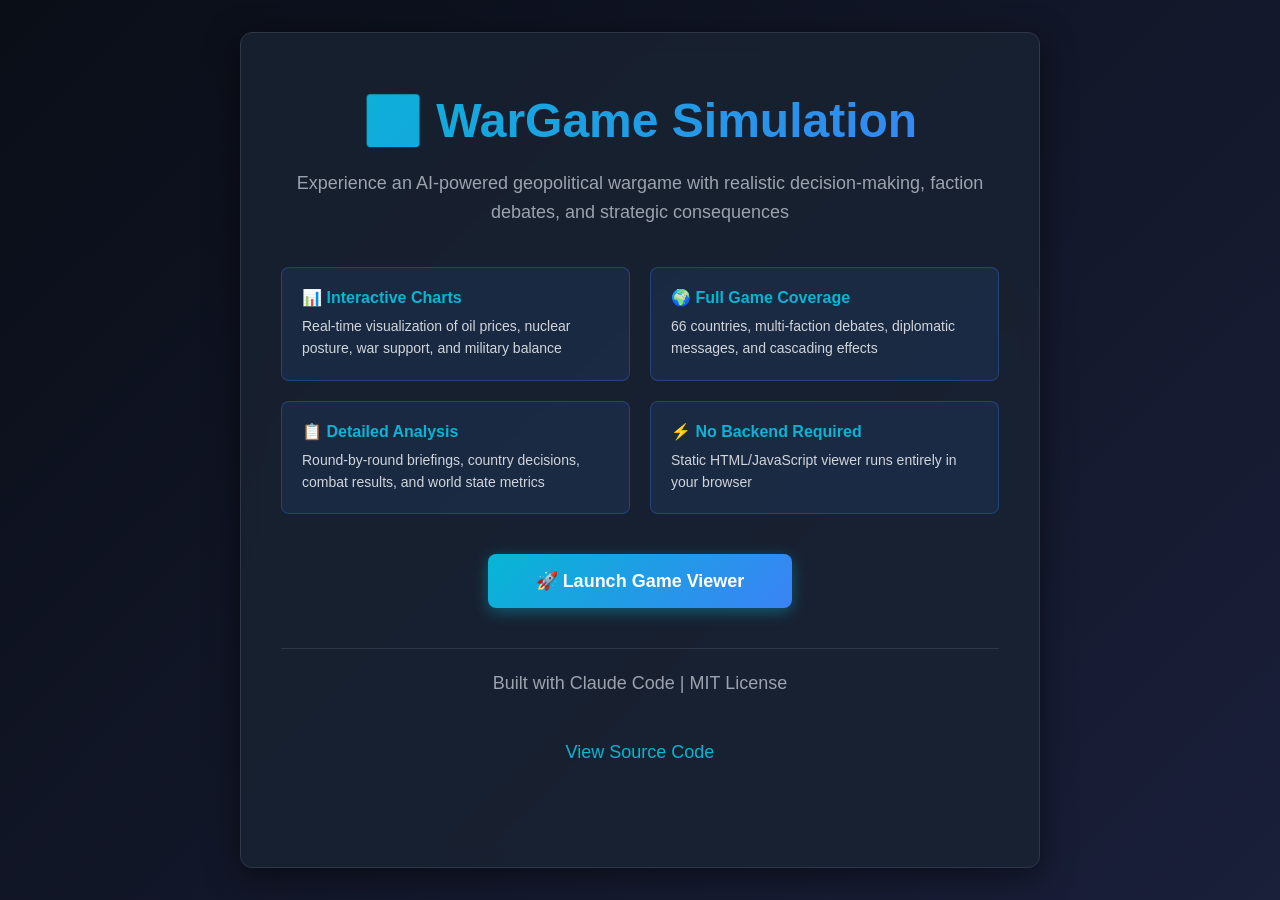
<file: viewer_static_demo/index.html>
<!DOCTYPE html>
<html lang="en">
<head>
  <meta charset="UTF-8">
  <meta name="viewport" content="width=device-width, initial-scale=1.0">
  <title>WarGame Simulation Viewer - Interactive Demo</title>
  <style>
    * { margin: 0; padding: 0; box-sizing: border-box; }
    body {
      font-family: -apple-system, BlinkMacSystemFont, 'Segoe UI', Roboto, sans-serif;
      background: linear-gradient(135deg, #0a0e17 0%, #1a1f3a 100%);
      color: #e5e7eb;
      min-height: 100vh;
      display: flex;
      align-items: center;
      justify-content: center;
      padding: 20px;
    }
    .container {
      max-width: 800px;
      background: rgba(26, 35, 50, 0.8);
      border: 1px solid #2d3748;
      border-radius: 12px;
      padding: 60px 40px;
      backdrop-filter: blur(10px);
      box-shadow: 0 8px 32px rgba(0, 0, 0, 0.5);
      text-align: center;
    }
    h1 {
      font-size: 48px;
      margin-bottom: 20px;
      background: linear-gradient(135deg, #06b6d4 0%, #3b82f6 100%);
      -webkit-background-clip: text;
      -webkit-text-fill-color: transparent;
      background-clip: text;
    }
    p {
      font-size: 18px;
      color: #9ca3af;
      margin-bottom: 40px;
      line-height: 1.6;
    }
    .features {
      display: grid;
      grid-template-columns: 1fr 1fr;
      gap: 20px;
      margin-bottom: 40px;
      text-align: left;
    }
    .feature {
      padding: 20px;
      background: rgba(59, 130, 246, 0.1);
      border: 1px solid rgba(59, 130, 246, 0.3);
      border-radius: 8px;
    }
    .feature strong {
      color: #06b6d4;
      display: block;
      margin-bottom: 8px;
    }
    .feature p {
      font-size: 14px;
      margin: 0;
      color: #d1d5db;
    }
    .cta-button {
      display: inline-block;
      padding: 16px 48px;
      background: linear-gradient(135deg, #06b6d4 0%, #3b82f6 100%);
      color: white;
      text-decoration: none;
      border-radius: 8px;
      font-size: 18px;
      font-weight: 600;
      transition: all 0.3s ease;
      border: none;
      cursor: pointer;
      box-shadow: 0 4px 15px rgba(6, 182, 212, 0.4);
    }
    .cta-button:hover {
      transform: translateY(-2px);
      box-shadow: 0 6px 20px rgba(6, 182, 212, 0.6);
    }
    .footer {
      margin-top: 40px;
      padding-top: 20px;
      border-top: 1px solid #2d3748;
      font-size: 14px;
      color: #6b7280;
    }
    @media (max-width: 600px) {
      .container { padding: 40px 20px; }
      h1 { font-size: 32px; }
      .features { grid-template-columns: 1fr; }
    }
  </style>
</head>
<body>
  <div class="container">
    <h1>⚛️ WarGame Simulation</h1>
    <p>Experience an AI-powered geopolitical wargame with realistic decision-making, faction debates, and strategic consequences</p>

    <div class="features">
      <div class="feature">
        <strong>📊 Interactive Charts</strong>
        <p>Real-time visualization of oil prices, nuclear posture, war support, and military balance</p>
      </div>
      <div class="feature">
        <strong>🌍 Full Game Coverage</strong>
        <p>66 countries, multi-faction debates, diplomatic messages, and cascading effects</p>
      </div>
      <div class="feature">
        <strong>📋 Detailed Analysis</strong>
        <p>Round-by-round briefings, country decisions, combat results, and world state metrics</p>
      </div>
      <div class="feature">
        <strong>⚡ No Backend Required</strong>
        <p>Static HTML/JavaScript viewer runs entirely in your browser</p>
      </div>
    </div>

    <a href="production.html" class="cta-button">🚀 Launch Game Viewer</a>

    <div class="footer">
      <p>Built with Claude Code | MIT License</p>
      <p><a href="https://github.com/RomanTsisyk/multi-agent-simulation-engine" style="color: #06b6d4; text-decoration: none;">View Source Code</a></p>
    </div>
  </div>
</body>
</html>
</file>
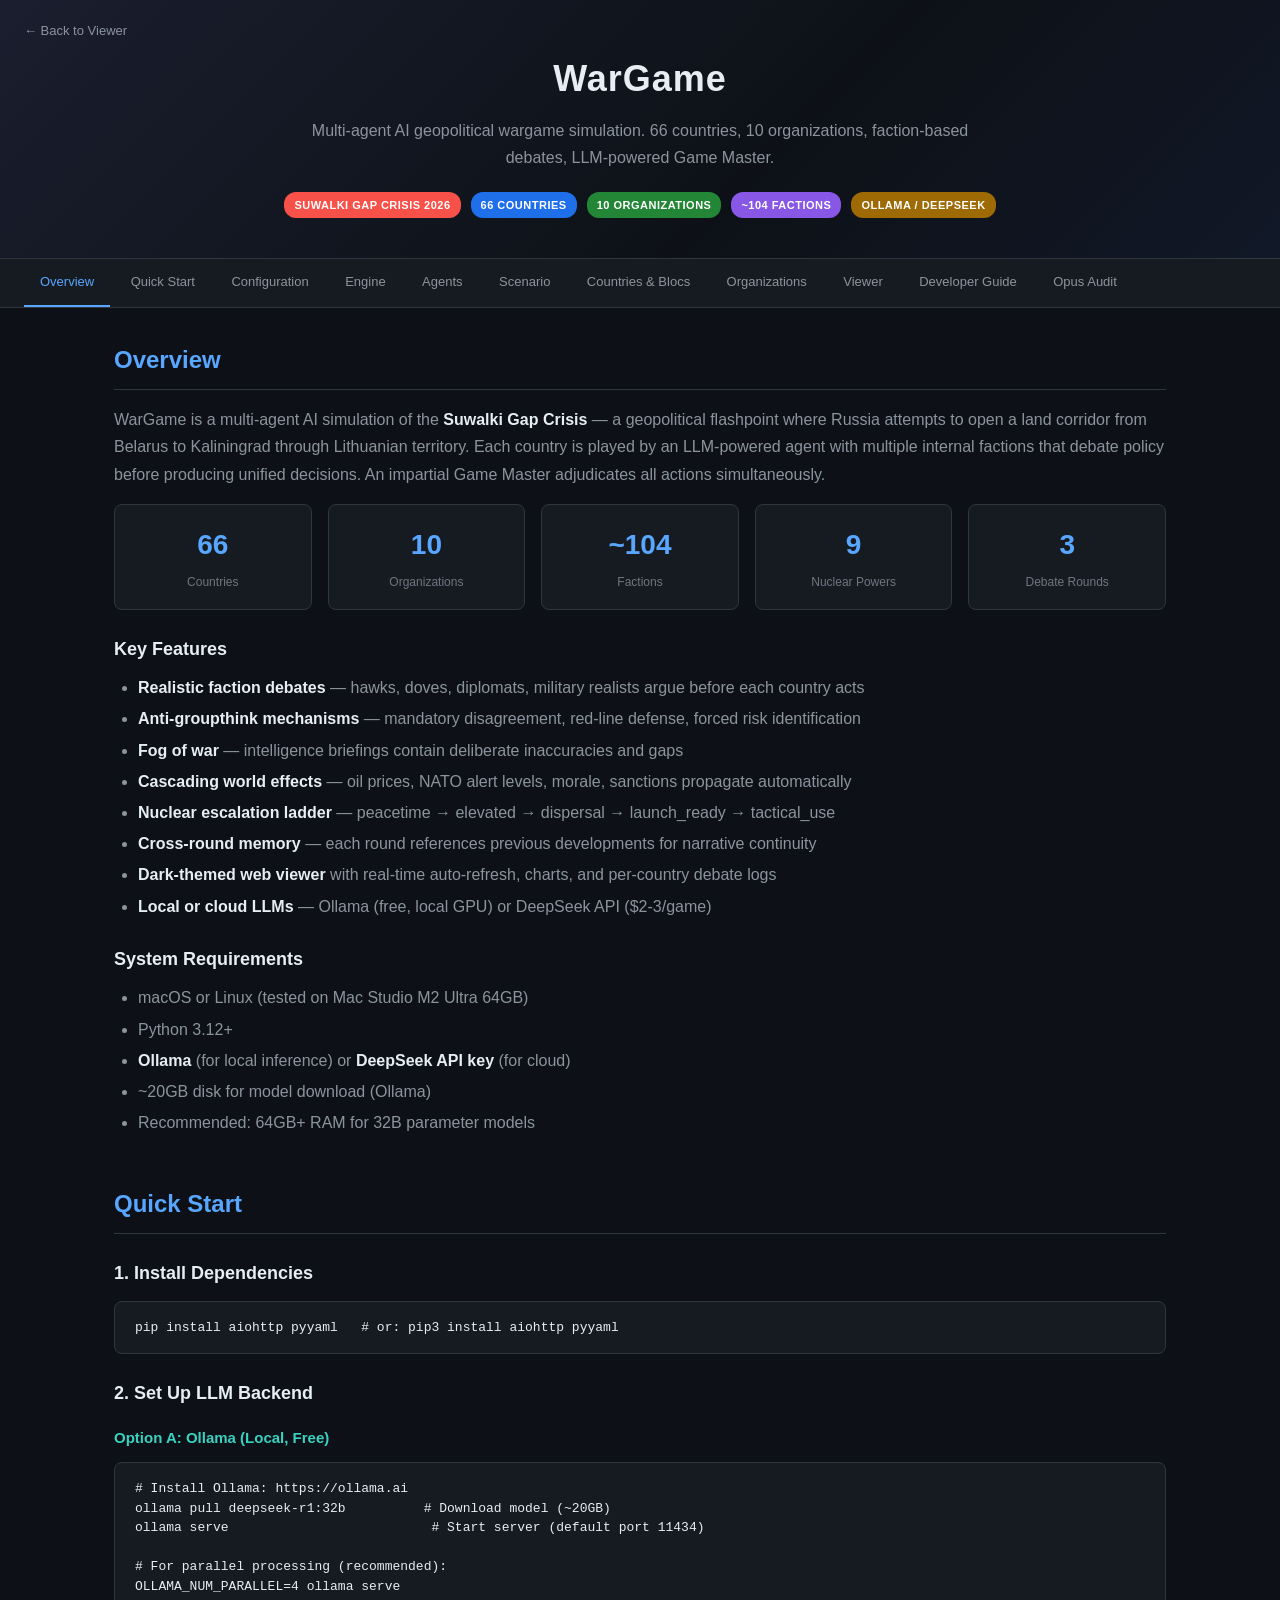
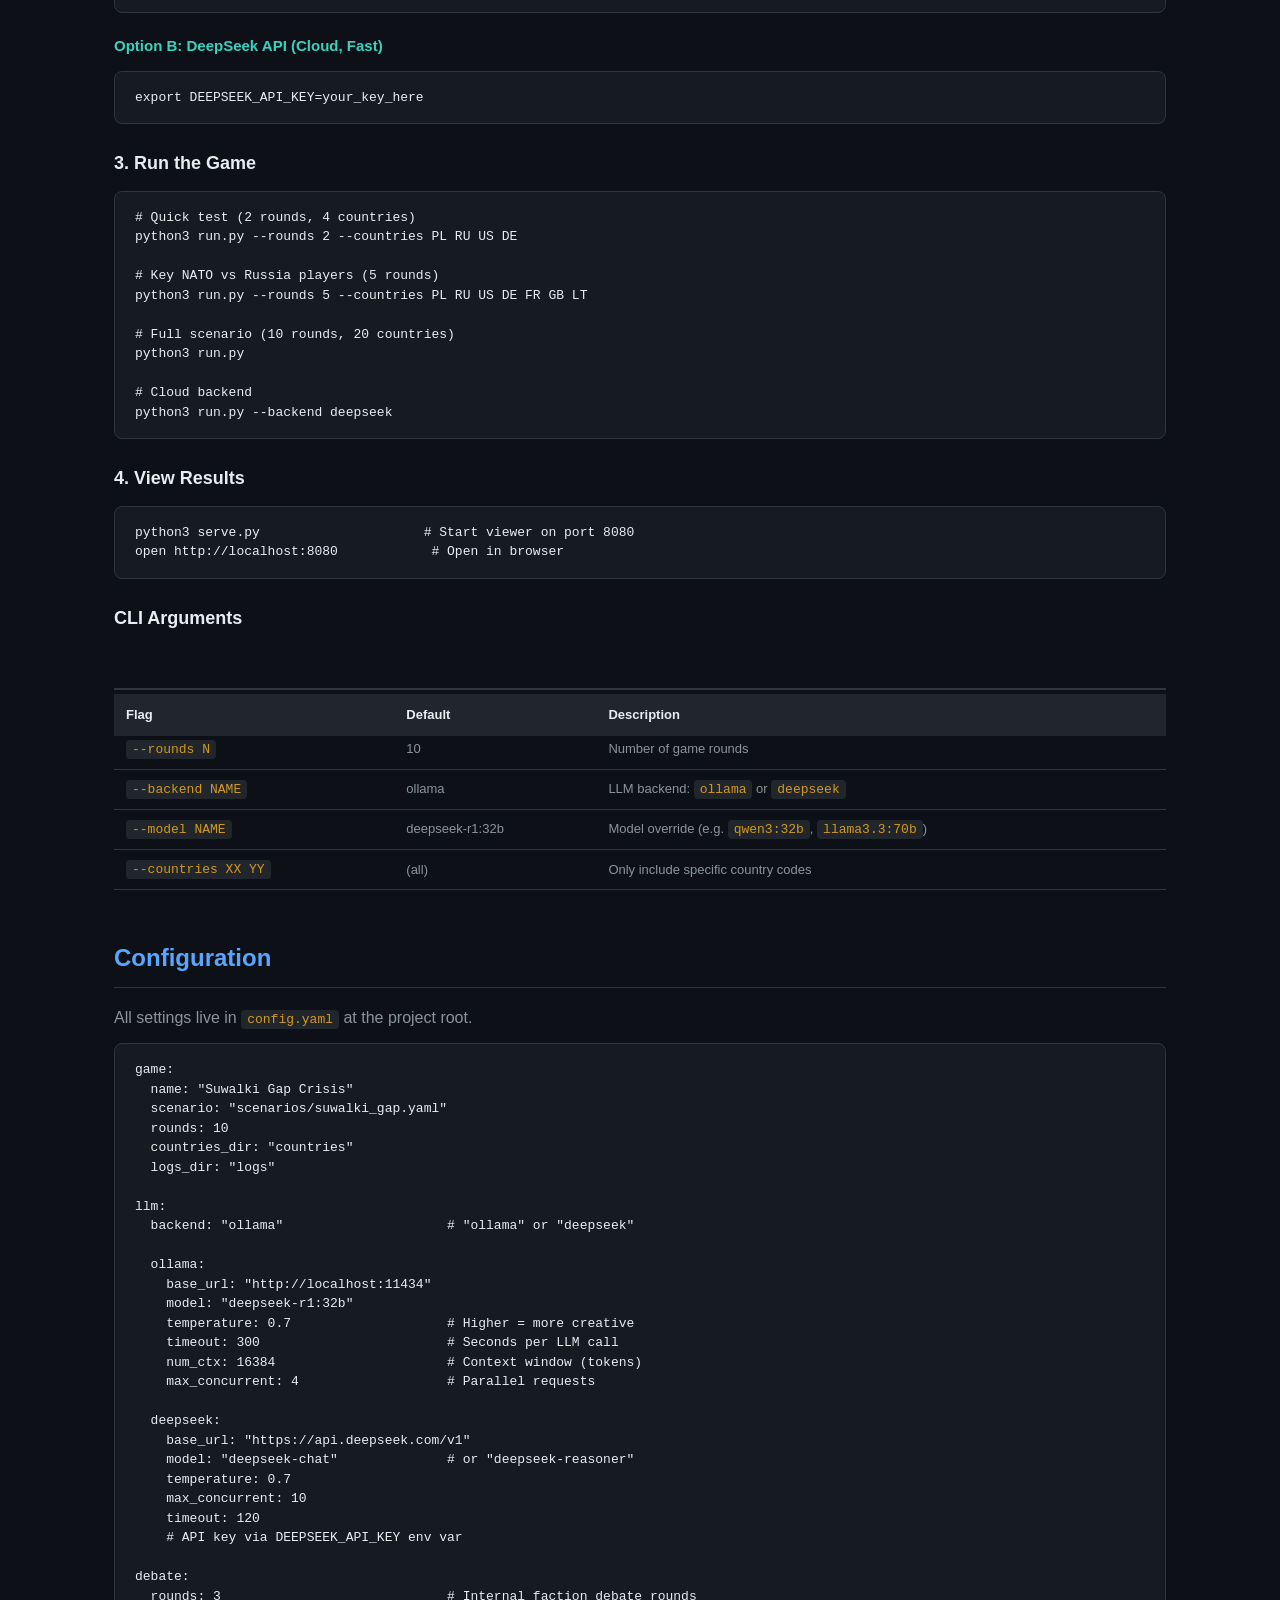
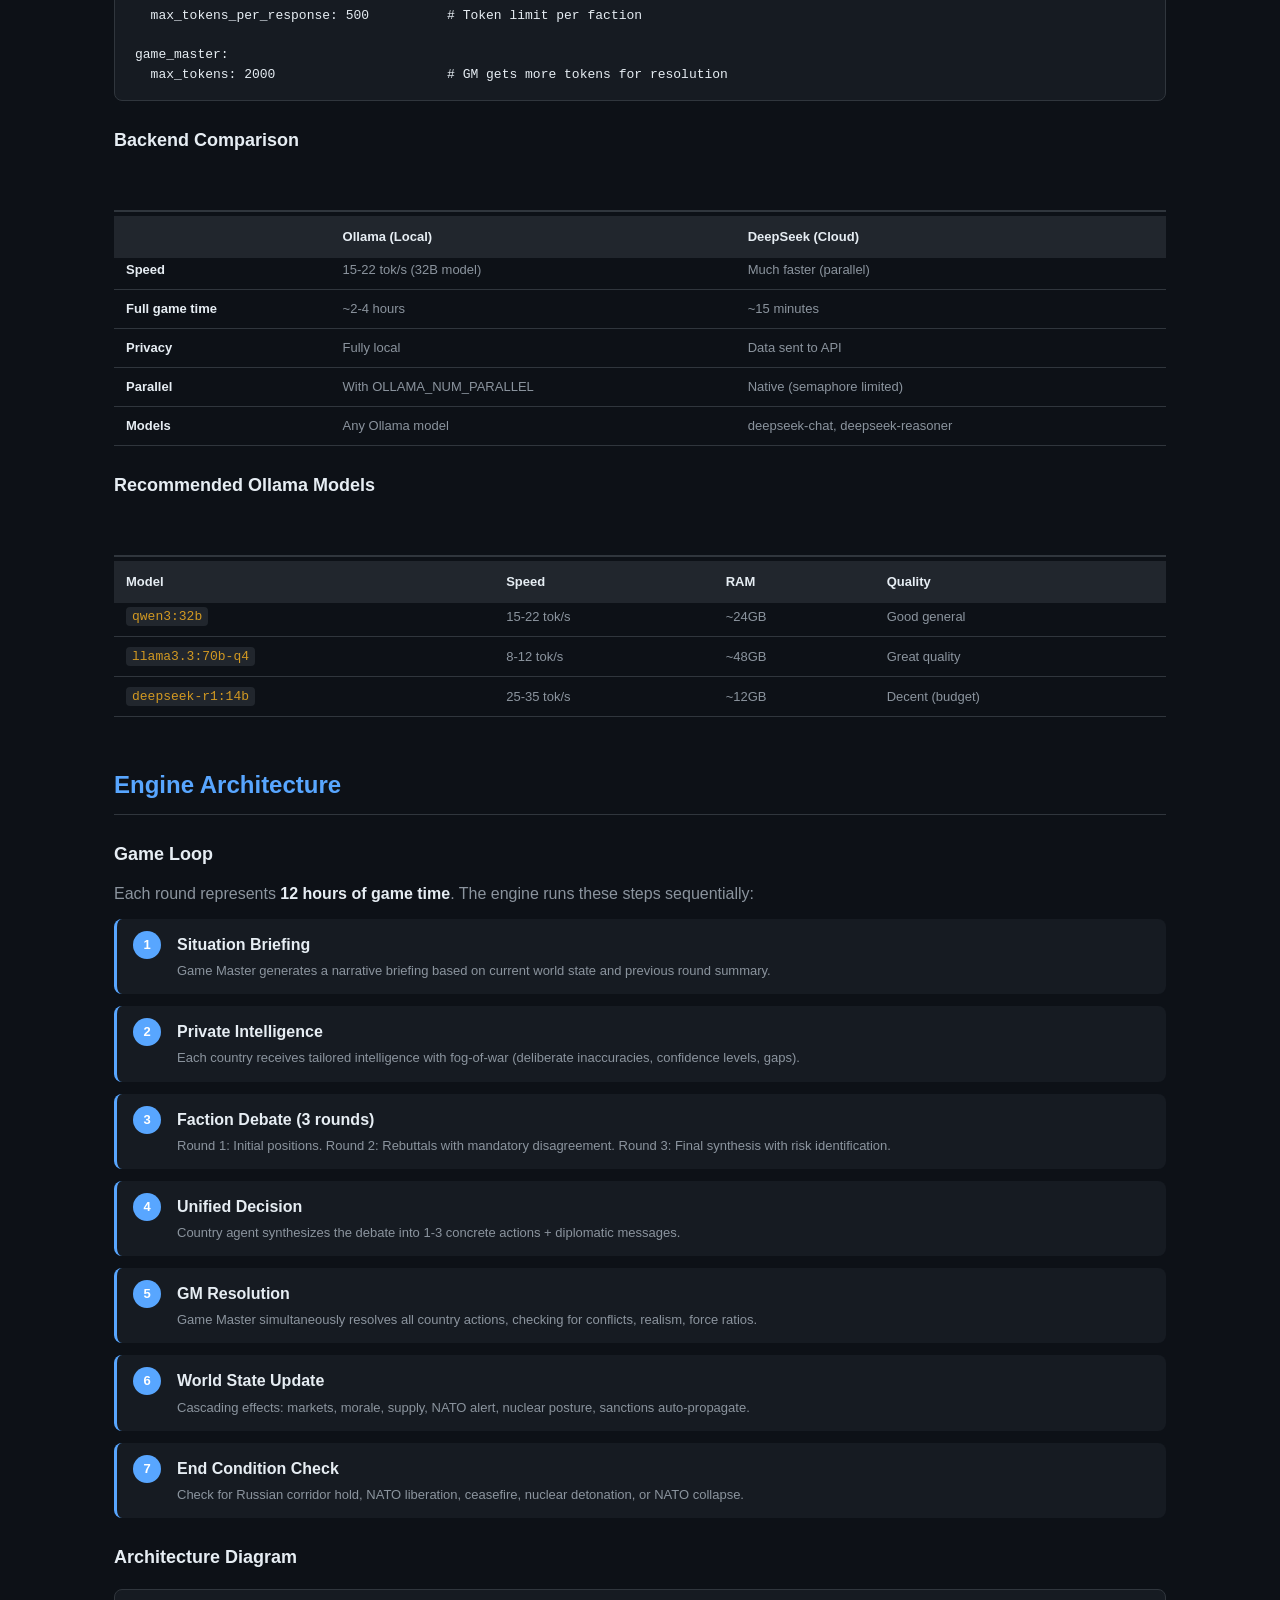
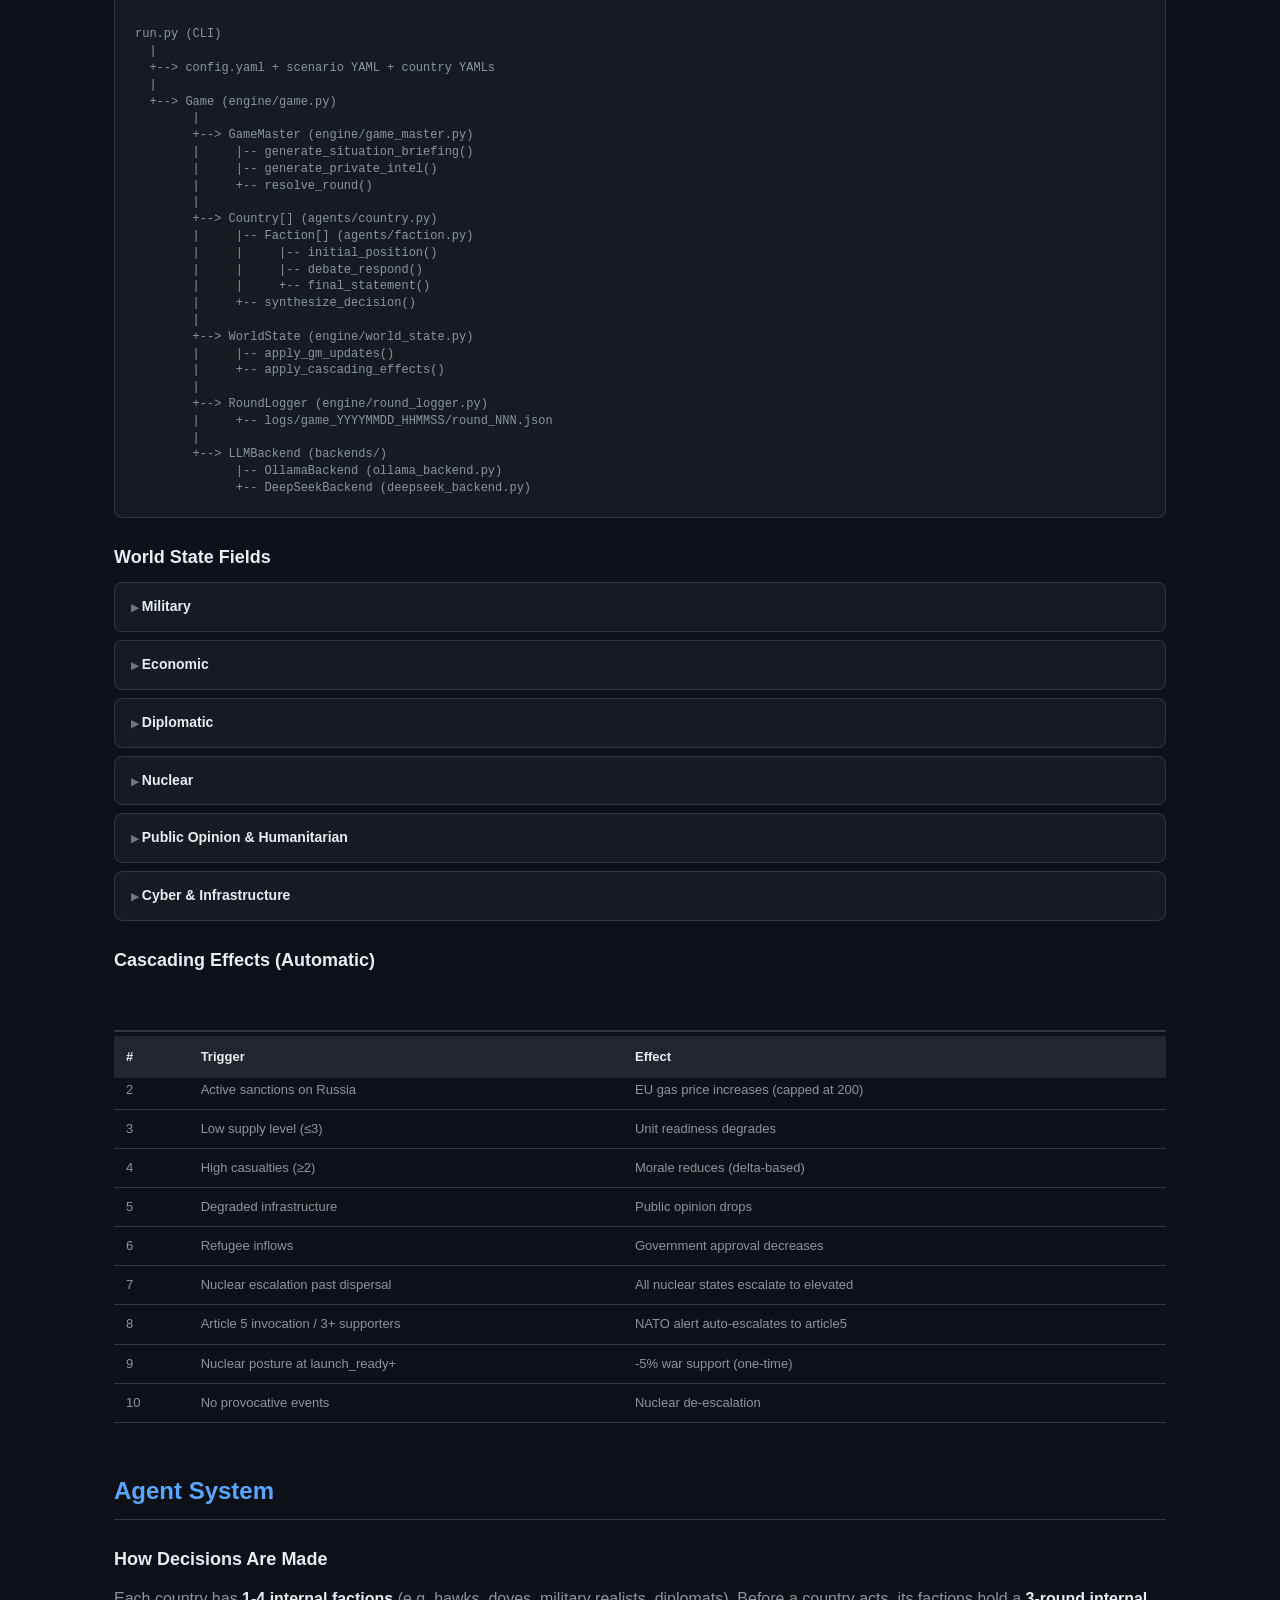
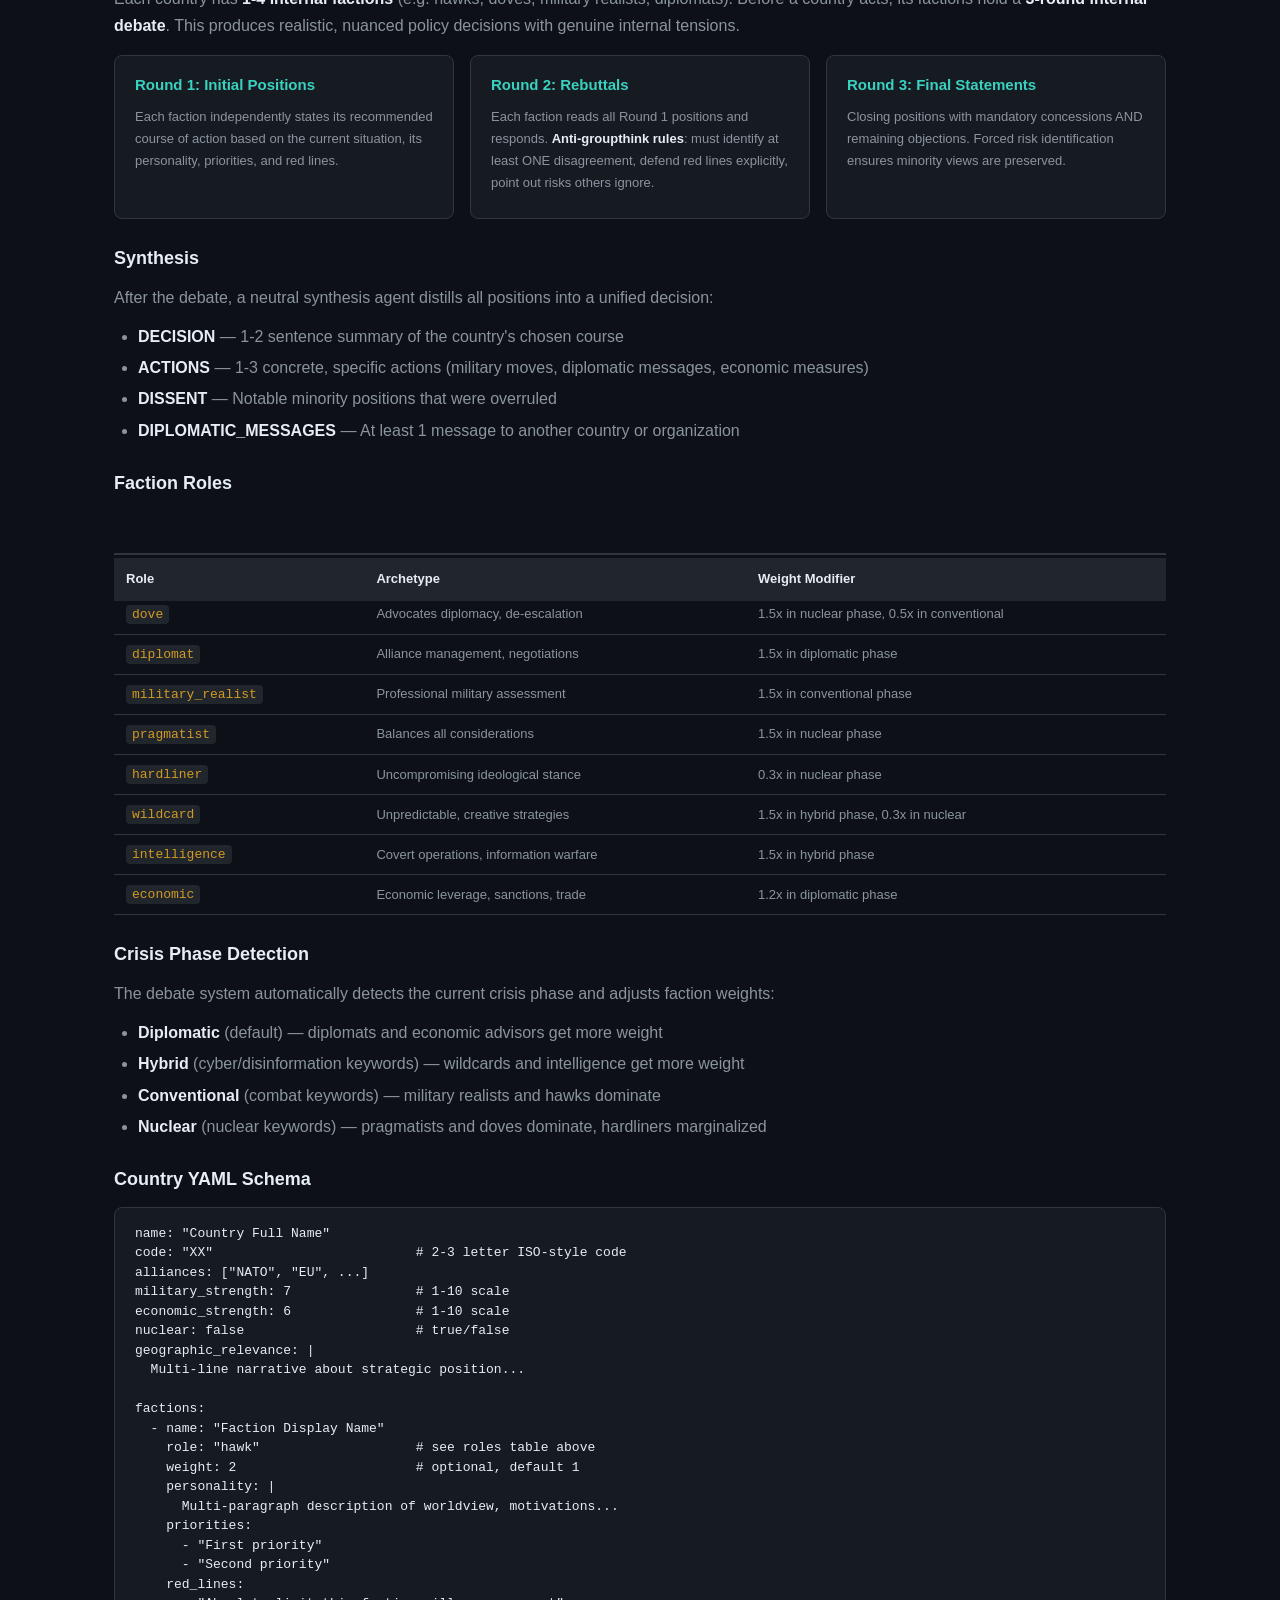
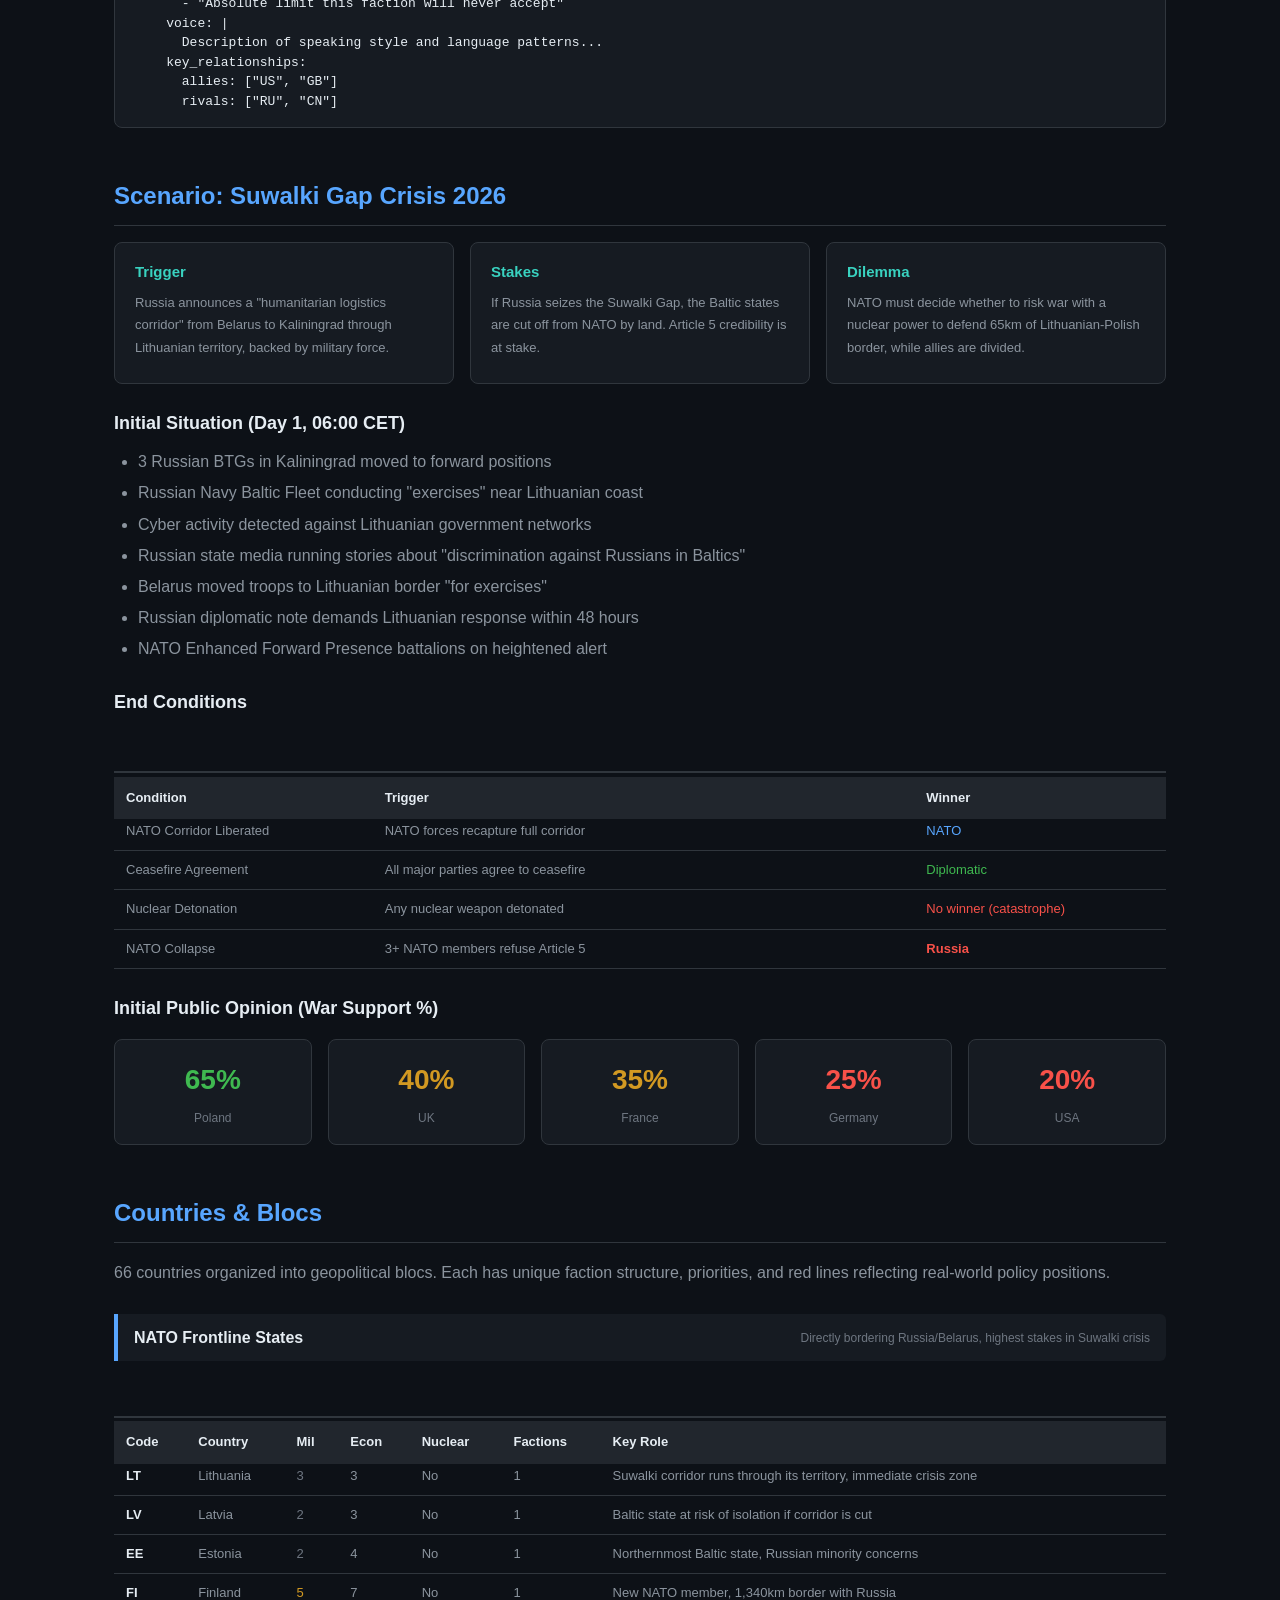
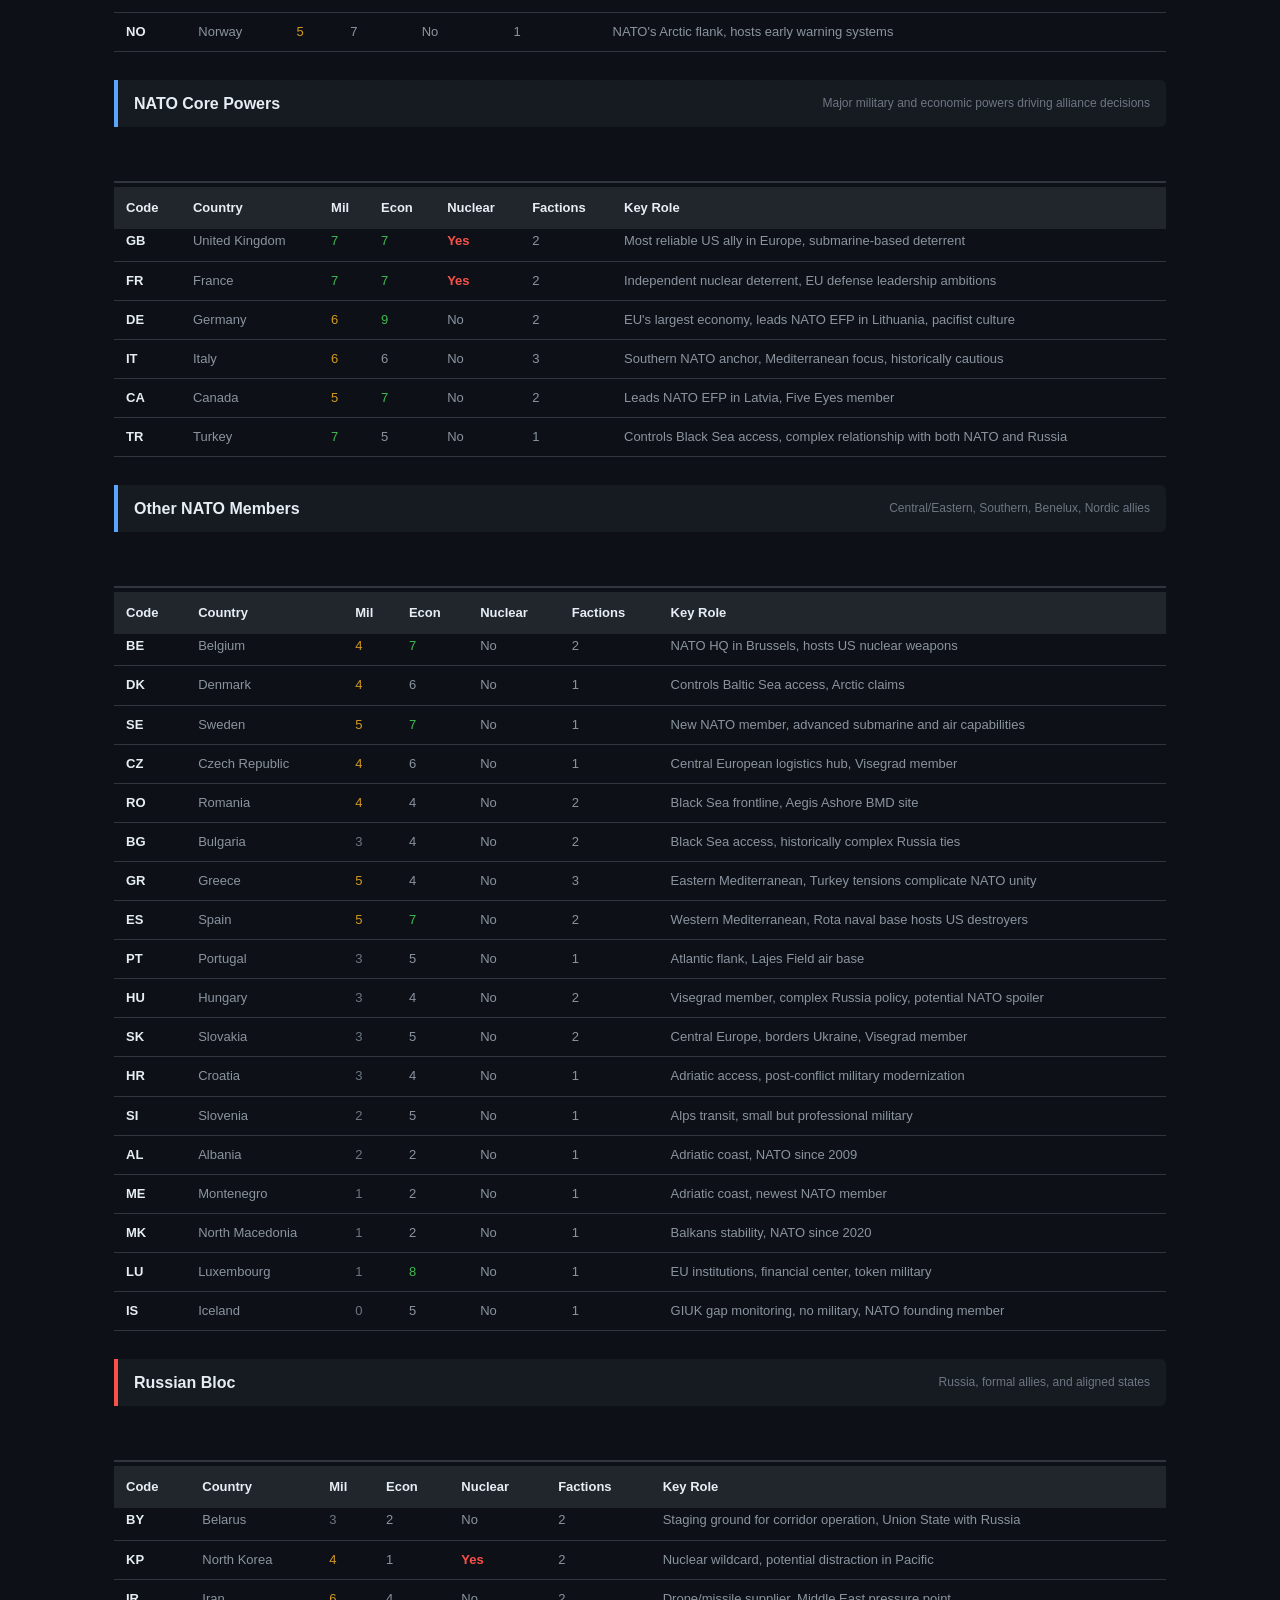
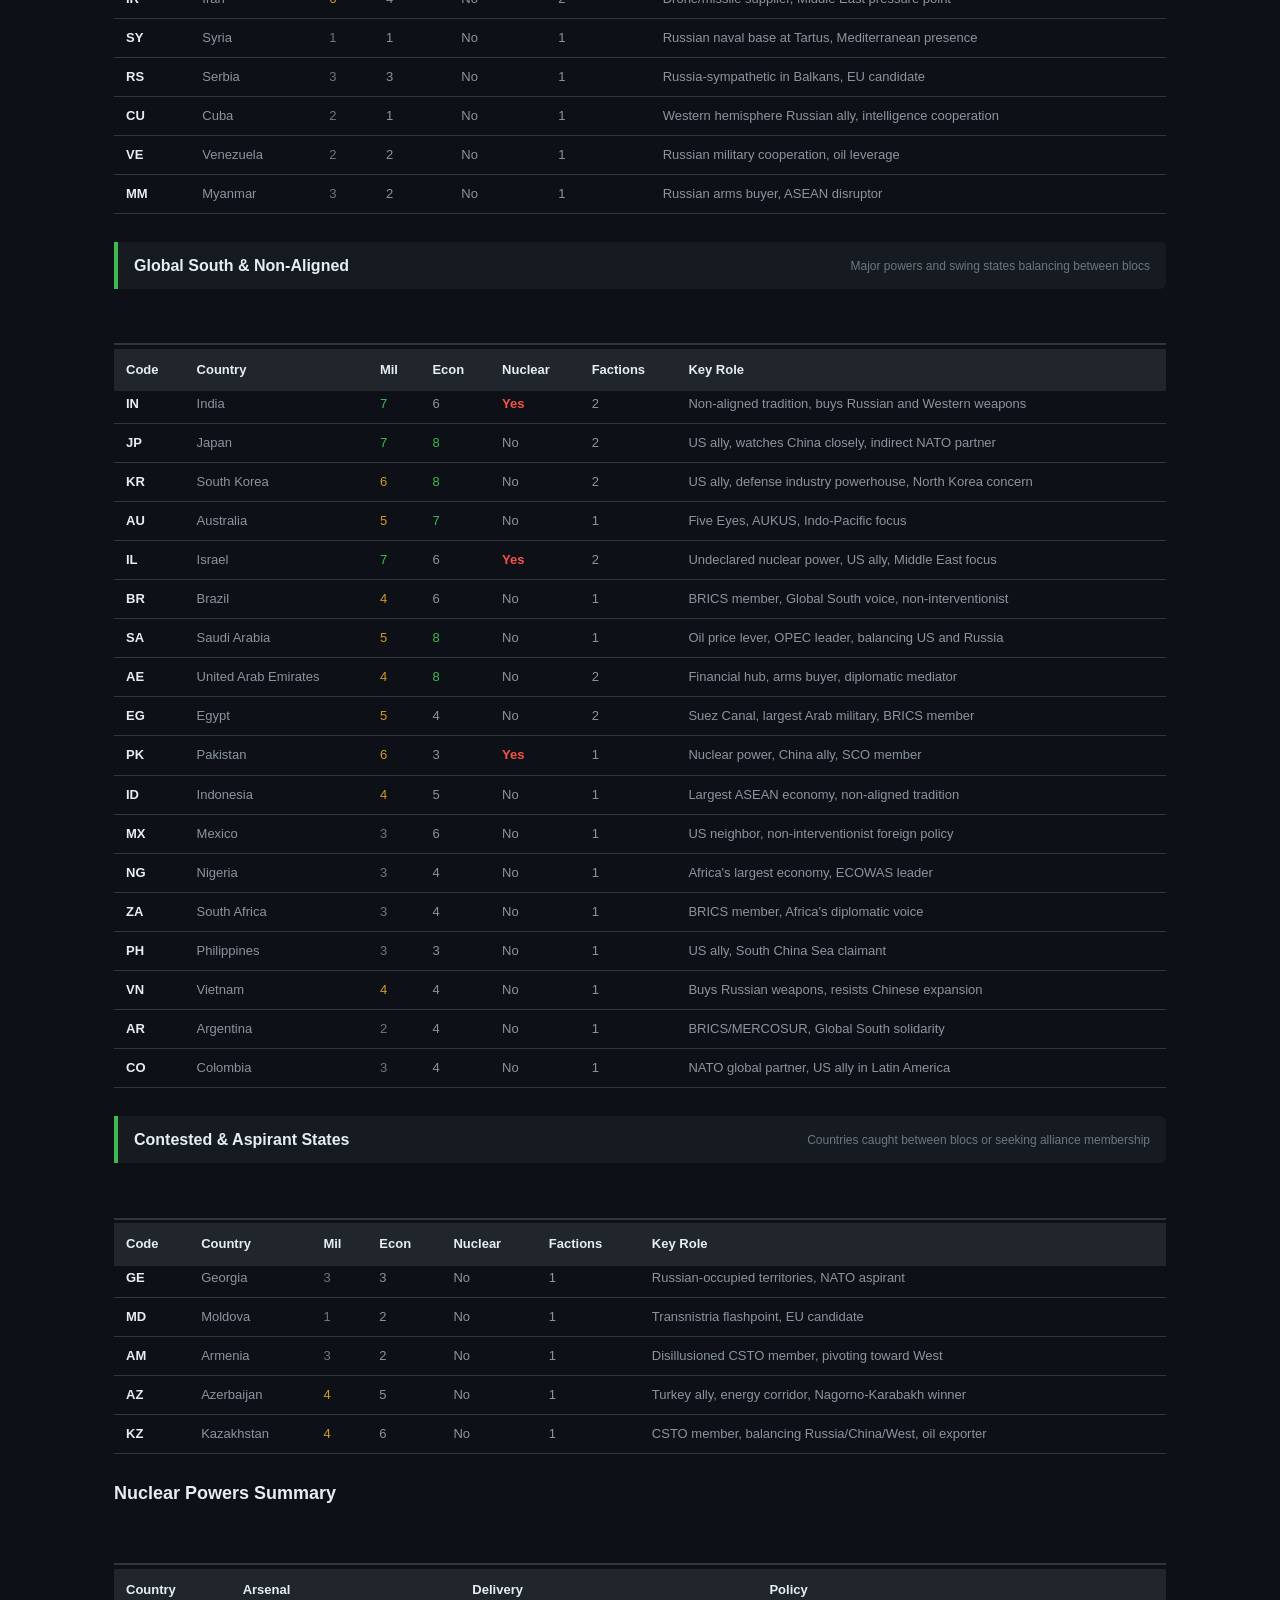
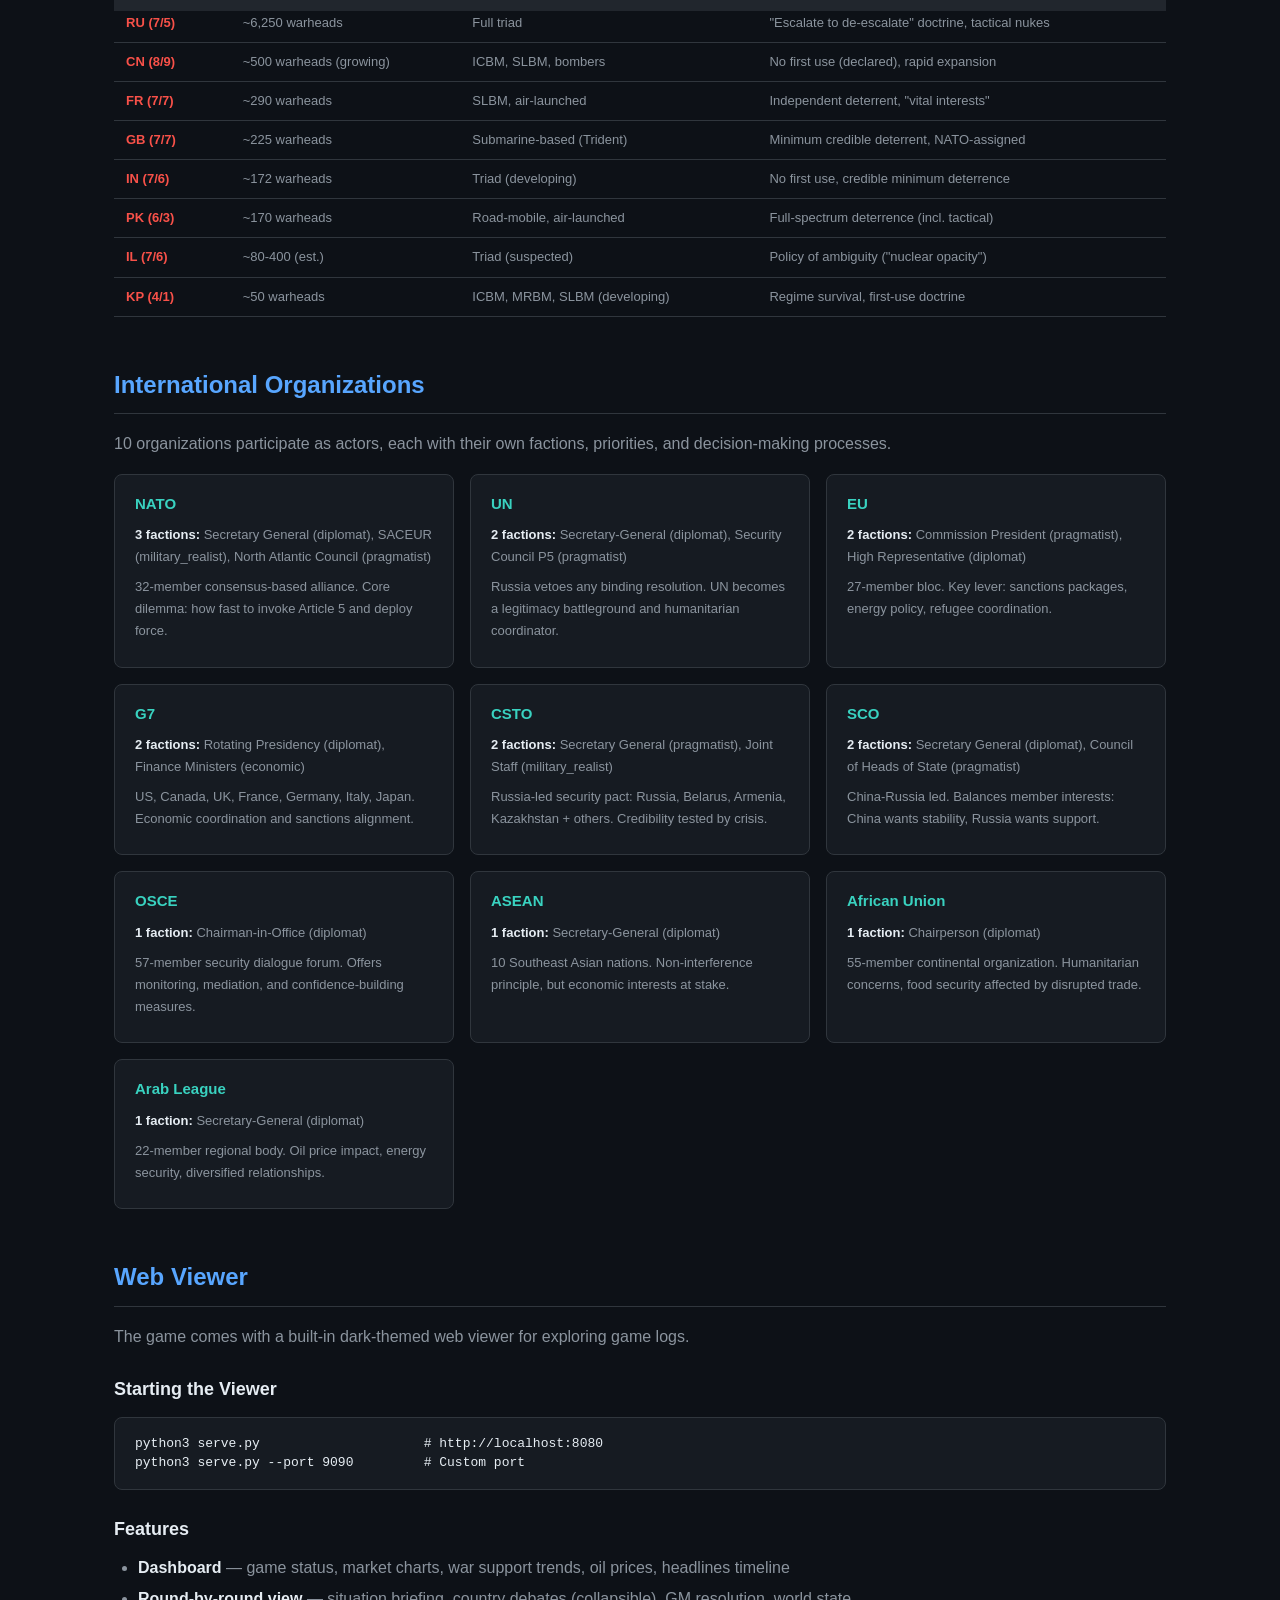
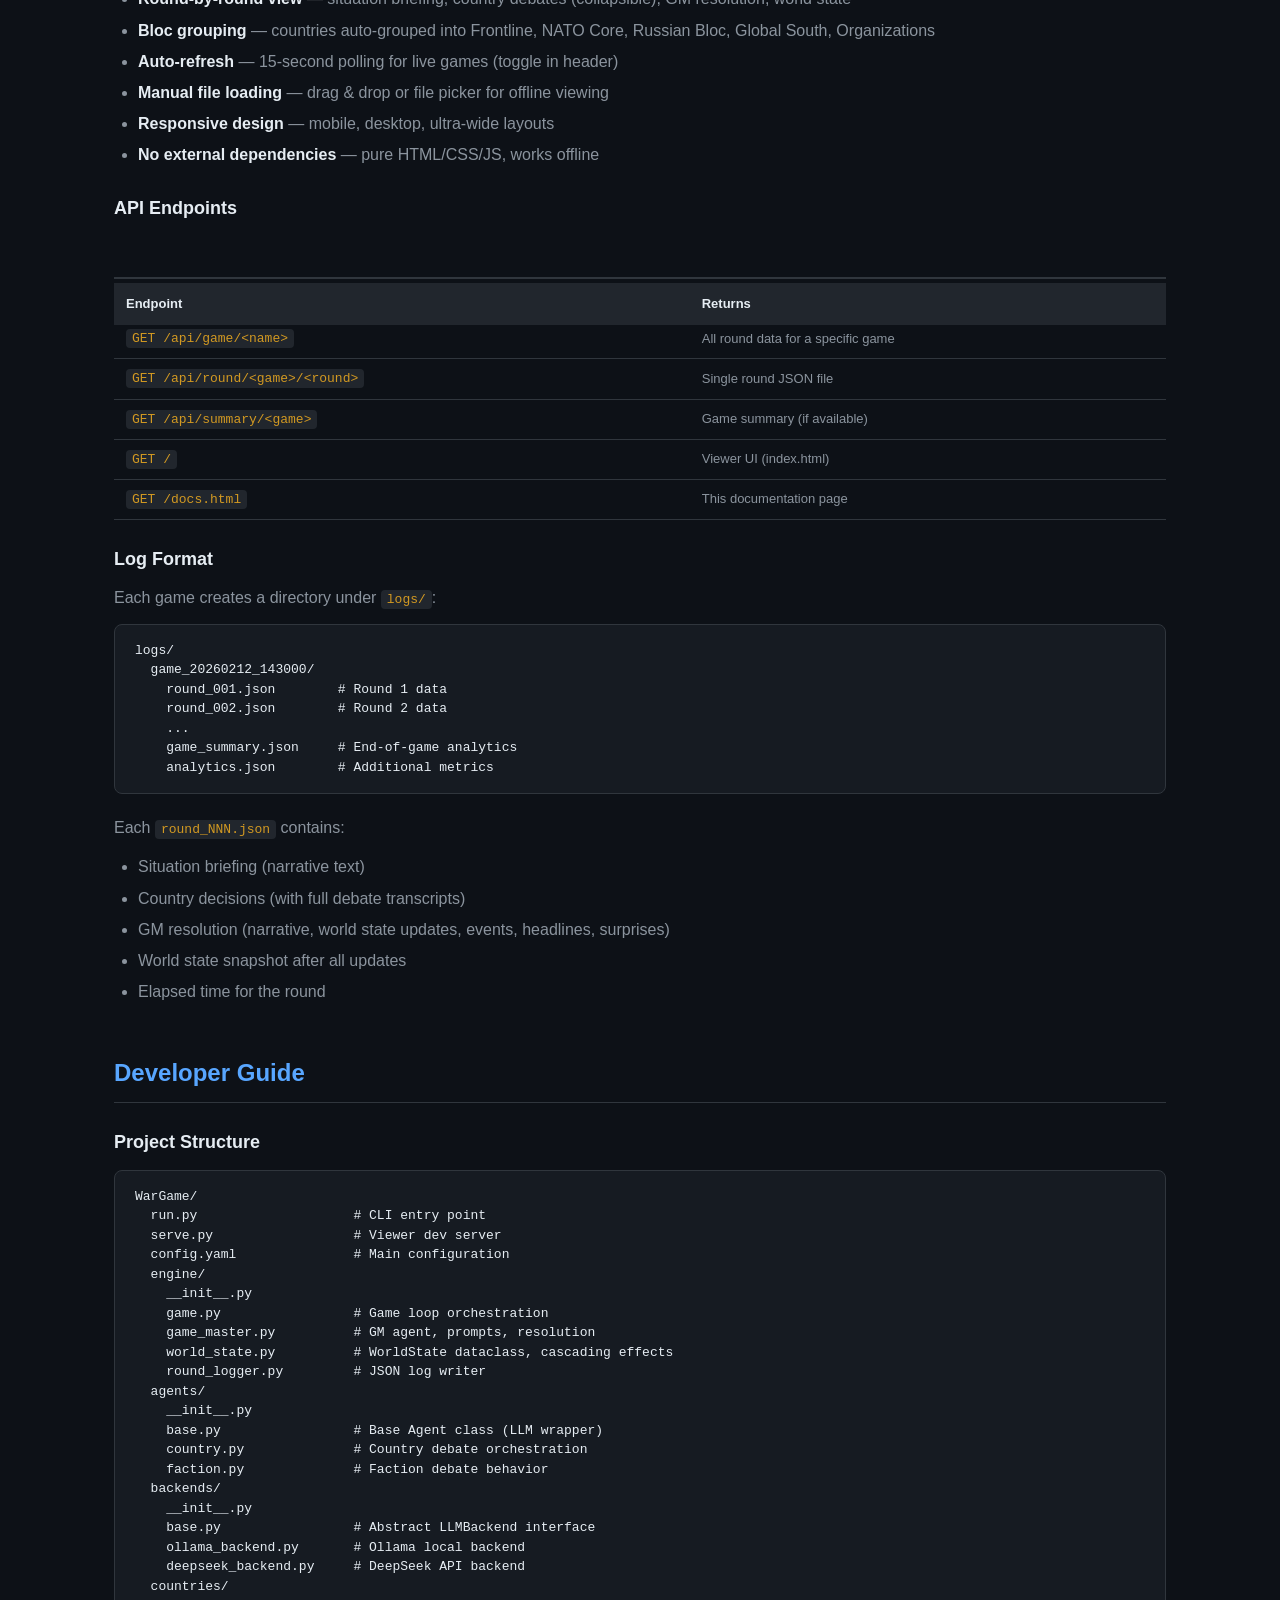
<file: viewer/docs.html>
<!DOCTYPE html>
<html lang="en">
<head>
<meta charset="UTF-8">
<meta name="viewport" content="width=device-width, initial-scale=1.0">
<title>WarGame — Documentation</title>
<style>
:root {
  --bg-primary: #0d1117;
  --bg-secondary: #161b22;
  --bg-tertiary: #21262d;
  --bg-hover: #30363d;
  --border: #30363d;
  --border-light: #484f58;
  --text-primary: #e6edf3;
  --text-secondary: #8b949e;
  --text-muted: #6e7681;
  --accent-blue: #58a6ff;
  --accent-green: #3fb950;
  --accent-red: #f85149;
  --accent-orange: #d29922;
  --accent-purple: #bc8cff;
  --accent-cyan: #39d2c0;
  --accent-yellow: #e3b341;
}
* { margin:0; padding:0; box-sizing:border-box; }
body {
  font-family: -apple-system, BlinkMacSystemFont, "Segoe UI", Helvetica, Arial, sans-serif;
  background: var(--bg-primary);
  color: var(--text-primary);
  line-height: 1.7;
}
a { color: var(--accent-blue); text-decoration: none; }
a:hover { text-decoration: underline; }

/* ---- Header ---- */
.hero {
  background: linear-gradient(135deg, #1a1e2e 0%, #0d1117 60%, #111827 100%);
  border-bottom: 1px solid var(--border);
  padding: 48px 32px 40px;
  text-align: center;
}
.hero h1 { font-size: 36px; font-weight: 800; letter-spacing: 1px; margin-bottom: 8px; }
.hero .subtitle { font-size: 16px; color: var(--text-secondary); max-width: 700px; margin: 0 auto 20px; }
.hero .badges { display: flex; gap: 10px; justify-content: center; flex-wrap: wrap; }
.badge {
  font-size: 11px; font-weight: 600; padding: 4px 10px; border-radius: 12px;
  text-transform: uppercase; letter-spacing: 0.5px;
}
.badge-red { background: var(--accent-red); color: #fff; }
.badge-blue { background: #1f6feb; color: #fff; }
.badge-green { background: #238636; color: #fff; }
.badge-purple { background: #8957e5; color: #fff; }
.badge-orange { background: #9e6a03; color: #fff; }
.back-link {
  position: absolute; top: 20px; left: 24px;
  color: var(--text-secondary); font-size: 13px;
}

/* ---- Navigation ---- */
.nav-bar {
  position: sticky; top: 0; z-index: 100;
  background: var(--bg-secondary);
  border-bottom: 1px solid var(--border);
  padding: 0 24px;
  overflow-x: auto;
  white-space: nowrap;
}
.nav-bar a {
  display: inline-block; padding: 12px 16px;
  font-size: 13px; font-weight: 500;
  color: var(--text-secondary);
  border-bottom: 2px solid transparent;
  transition: all 0.15s;
}
.nav-bar a:hover { color: var(--text-primary); text-decoration: none; }
.nav-bar a.active { color: var(--accent-blue); border-bottom-color: var(--accent-blue); }

/* ---- Content ---- */
.container { max-width: 1100px; margin: 0 auto; padding: 32px 24px 80px; }
section { margin-bottom: 48px; scroll-margin-top: 60px; }
h2 {
  font-size: 24px; font-weight: 700; margin-bottom: 16px;
  padding-bottom: 8px; border-bottom: 1px solid var(--border);
  color: var(--accent-blue);
}
h3 { font-size: 18px; font-weight: 600; margin: 24px 0 10px; color: var(--text-primary); }
h4 { font-size: 15px; font-weight: 600; margin: 16px 0 8px; color: var(--accent-cyan); }
p { margin-bottom: 12px; color: var(--text-secondary); }
ul, ol { margin: 8px 0 16px 24px; color: var(--text-secondary); }
li { margin-bottom: 4px; }
strong { color: var(--text-primary); }

/* ---- Code ---- */
code {
  font-family: "SF Mono", "Fira Code", Consolas, monospace;
  background: var(--bg-tertiary); padding: 2px 6px; border-radius: 4px;
  font-size: 13px; color: var(--accent-orange);
}
pre {
  background: var(--bg-secondary); border: 1px solid var(--border);
  border-radius: 8px; padding: 16px 20px; margin: 12px 0 20px;
  overflow-x: auto; font-size: 13px; line-height: 1.5;
}
pre code { background: none; padding: 0; color: var(--text-primary); }

/* ---- Tables ---- */
.table-wrap { overflow-x: auto; margin: 12px 0 20px; }
table {
  width: 100%; border-collapse: collapse;
  font-size: 13px;
}
th {
  text-align: left; padding: 10px 12px;
  background: var(--bg-tertiary); color: var(--text-primary);
  font-weight: 600; border-bottom: 2px solid var(--border);
  position: sticky; top: 48px;
}
td {
  padding: 8px 12px; border-bottom: 1px solid var(--border);
  color: var(--text-secondary);
}
tr:hover td { background: var(--bg-secondary); }
.nuclear { color: var(--accent-red); font-weight: 600; }
.strength-high { color: var(--accent-green); }
.strength-mid { color: var(--accent-orange); }
.strength-low { color: var(--text-muted); }

/* ---- Cards ---- */
.card-grid { display: grid; grid-template-columns: repeat(auto-fill, minmax(300px, 1fr)); gap: 16px; margin: 16px 0; }
.card {
  background: var(--bg-secondary); border: 1px solid var(--border);
  border-radius: 8px; padding: 16px 20px;
}
.card h4 { margin: 0 0 8px; color: var(--accent-cyan); }
.card p { font-size: 13px; margin-bottom: 8px; }

/* ---- Bloc sections ---- */
.bloc-header {
  display: flex; align-items: center; gap: 12px;
  margin: 28px 0 12px; padding: 10px 16px;
  background: var(--bg-secondary); border-left: 4px solid var(--accent-blue);
  border-radius: 0 6px 6px 0;
}
.bloc-header.nato { border-left-color: var(--accent-blue); }
.bloc-header.russian { border-left-color: var(--accent-red); }
.bloc-header.global { border-left-color: var(--accent-green); }
.bloc-header.org { border-left-color: var(--accent-purple); }
.bloc-header h3 { margin: 0; font-size: 16px; }
.bloc-header .bloc-desc { font-size: 12px; color: var(--text-muted); margin-left: auto; }

/* ---- Diagram ---- */
.diagram {
  background: var(--bg-secondary); border: 1px solid var(--border);
  border-radius: 8px; padding: 20px; margin: 16px 0;
  font-family: "SF Mono", Consolas, monospace; font-size: 12px;
  line-height: 1.4; overflow-x: auto; white-space: pre;
  color: var(--text-secondary);
}

/* ---- Collapsible ---- */
details {
  background: var(--bg-secondary); border: 1px solid var(--border);
  border-radius: 8px; margin: 8px 0;
}
details summary {
  padding: 12px 16px; cursor: pointer; font-weight: 600;
  color: var(--text-primary); font-size: 14px;
  list-style: none;
}
details summary::before { content: "\25B6  "; font-size: 10px; color: var(--text-muted); }
details[open] summary::before { content: "\25BC  "; }
details .details-body { padding: 0 16px 16px; }

/* ---- Responsive ---- */
@media (max-width: 768px) {
  .hero { padding: 32px 16px 28px; }
  .hero h1 { font-size: 24px; }
  .container { padding: 20px 16px 60px; }
  .card-grid { grid-template-columns: 1fr; }
  th, td { padding: 6px 8px; font-size: 12px; }
}
@media (min-width: 1400px) {
  .card-grid { grid-template-columns: repeat(3, 1fr); }
}

/* ---- Stat boxes ---- */
.stat-row { display: flex; gap: 16px; flex-wrap: wrap; margin: 16px 0; }
.stat-box {
  flex: 1; min-width: 140px;
  background: var(--bg-secondary); border: 1px solid var(--border);
  border-radius: 8px; padding: 16px; text-align: center;
}
.stat-box .num { font-size: 28px; font-weight: 700; color: var(--accent-blue); }
.stat-box .label { font-size: 12px; color: var(--text-muted); margin-top: 4px; }

/* ---- Flowchart ---- */
.flow-step {
  display: flex; align-items: flex-start; gap: 16px;
  margin: 12px 0; padding: 12px 16px;
  background: var(--bg-secondary); border-radius: 8px;
  border-left: 3px solid var(--accent-blue);
}
.flow-step .step-num {
  min-width: 28px; height: 28px; line-height: 28px;
  text-align: center; border-radius: 50%;
  background: var(--accent-blue); color: #fff;
  font-size: 13px; font-weight: 700;
}
.flow-step .step-body { flex: 1; }
.flow-step .step-body strong { display: block; margin-bottom: 2px; }
.flow-step .step-body p { font-size: 13px; margin: 0; }
</style>
</head>
<body>

<!-- ============================================================ -->
<!-- HERO -->
<!-- ============================================================ -->
<div class="hero" style="position:relative;">
  <a href="/" class="back-link">&larr; Back to Viewer</a>
  <h1>WarGame</h1>
  <p class="subtitle">Multi-agent AI geopolitical wargame simulation. 66 countries, 10 organizations, faction-based debates, LLM-powered Game Master.</p>
  <div class="badges">
    <span class="badge badge-red">Suwalki Gap Crisis 2026</span>
    <span class="badge badge-blue">66 Countries</span>
    <span class="badge badge-green">10 Organizations</span>
    <span class="badge badge-purple">~104 Factions</span>
    <span class="badge badge-orange">Ollama / DeepSeek</span>
  </div>
</div>

<!-- ============================================================ -->
<!-- NAV BAR -->
<!-- ============================================================ -->
<nav class="nav-bar" id="navBar">
  <a href="#overview">Overview</a>
  <a href="#quickstart">Quick Start</a>
  <a href="#config">Configuration</a>
  <a href="#engine">Engine</a>
  <a href="#agents">Agents</a>
  <a href="#scenario">Scenario</a>
  <a href="#countries">Countries &amp; Blocs</a>
  <a href="#orgs">Organizations</a>
  <a href="#viewer">Viewer</a>
  <a href="#dev">Developer Guide</a>
  <a href="#audit">Opus Audit</a>
</nav>

<div class="container">

<!-- ============================================================ -->
<!-- OVERVIEW -->
<!-- ============================================================ -->
<section id="overview">
<h2>Overview</h2>

<p>WarGame is a multi-agent AI simulation of the <strong>Suwalki Gap Crisis</strong> &mdash; a geopolitical flashpoint where Russia attempts to open a land corridor from Belarus to Kaliningrad through Lithuanian territory. Each country is played by an LLM-powered agent with multiple internal factions that debate policy before producing unified decisions. An impartial Game Master adjudicates all actions simultaneously.</p>

<div class="stat-row">
  <div class="stat-box"><div class="num">66</div><div class="label">Countries</div></div>
  <div class="stat-box"><div class="num">10</div><div class="label">Organizations</div></div>
  <div class="stat-box"><div class="num">~104</div><div class="label">Factions</div></div>
  <div class="stat-box"><div class="num">9</div><div class="label">Nuclear Powers</div></div>
  <div class="stat-box"><div class="num">3</div><div class="label">Debate Rounds</div></div>
</div>

<h3>Key Features</h3>
<ul>
  <li><strong>Realistic faction debates</strong> &mdash; hawks, doves, diplomats, military realists argue before each country acts</li>
  <li><strong>Anti-groupthink mechanisms</strong> &mdash; mandatory disagreement, red-line defense, forced risk identification</li>
  <li><strong>Fog of war</strong> &mdash; intelligence briefings contain deliberate inaccuracies and gaps</li>
  <li><strong>Cascading world effects</strong> &mdash; oil prices, NATO alert levels, morale, sanctions propagate automatically</li>
  <li><strong>Nuclear escalation ladder</strong> &mdash; peacetime &rarr; elevated &rarr; dispersal &rarr; launch_ready &rarr; tactical_use</li>
  <li><strong>Cross-round memory</strong> &mdash; each round references previous developments for narrative continuity</li>
  <li><strong>Dark-themed web viewer</strong> with real-time auto-refresh, charts, and per-country debate logs</li>
  <li><strong>Local or cloud LLMs</strong> &mdash; Ollama (free, local GPU) or DeepSeek API ($2-3/game)</li>
</ul>

<h3>System Requirements</h3>
<ul>
  <li>macOS or Linux (tested on Mac Studio M2 Ultra 64GB)</li>
  <li>Python 3.12+</li>
  <li><strong>Ollama</strong> (for local inference) or <strong>DeepSeek API key</strong> (for cloud)</li>
  <li>~20GB disk for model download (Ollama)</li>
  <li>Recommended: 64GB+ RAM for 32B parameter models</li>
</ul>
</section>

<!-- ============================================================ -->
<!-- QUICK START -->
<!-- ============================================================ -->
<section id="quickstart">
<h2>Quick Start</h2>

<h3>1. Install Dependencies</h3>
<pre><code>pip install aiohttp pyyaml   # or: pip3 install aiohttp pyyaml</code></pre>

<h3>2. Set Up LLM Backend</h3>

<h4>Option A: Ollama (Local, Free)</h4>
<pre><code># Install Ollama: https://ollama.ai
ollama pull deepseek-r1:32b          # Download model (~20GB)
ollama serve                          # Start server (default port 11434)

# For parallel processing (recommended):
OLLAMA_NUM_PARALLEL=4 ollama serve</code></pre>

<h4>Option B: DeepSeek API (Cloud, Fast)</h4>
<pre><code>export DEEPSEEK_API_KEY=your_key_here</code></pre>

<h3>3. Run the Game</h3>
<pre><code># Quick test (2 rounds, 4 countries)
python3 run.py --rounds 2 --countries PL RU US DE

# Key NATO vs Russia players (5 rounds)
python3 run.py --rounds 5 --countries PL RU US DE FR GB LT

# Full scenario (10 rounds, 20 countries)
python3 run.py

# Cloud backend
python3 run.py --backend deepseek</code></pre>

<h3>4. View Results</h3>
<pre><code>python3 serve.py                     # Start viewer on port 8080
open http://localhost:8080            # Open in browser</code></pre>

<h3>CLI Arguments</h3>
<div class="table-wrap">
<table>
<tr><th>Flag</th><th>Default</th><th>Description</th></tr>
<tr><td><code>--config PATH</code></td><td>config.yaml</td><td>Custom config file path</td></tr>
<tr><td><code>--rounds N</code></td><td>10</td><td>Number of game rounds</td></tr>
<tr><td><code>--backend NAME</code></td><td>ollama</td><td>LLM backend: <code>ollama</code> or <code>deepseek</code></td></tr>
<tr><td><code>--model NAME</code></td><td>deepseek-r1:32b</td><td>Model override (e.g. <code>qwen3:32b</code>, <code>llama3.3:70b</code>)</td></tr>
<tr><td><code>--countries XX YY</code></td><td>(all)</td><td>Only include specific country codes</td></tr>
</table>
</div>
</section>

<!-- ============================================================ -->
<!-- CONFIGURATION -->
<!-- ============================================================ -->
<section id="config">
<h2>Configuration</h2>
<p>All settings live in <code>config.yaml</code> at the project root.</p>

<pre><code>game:
  name: "Suwalki Gap Crisis"
  scenario: "scenarios/suwalki_gap.yaml"
  rounds: 10
  countries_dir: "countries"
  logs_dir: "logs"

llm:
  backend: "ollama"                     # "ollama" or "deepseek"

  ollama:
    base_url: "http://localhost:11434"
    model: "deepseek-r1:32b"
    temperature: 0.7                    # Higher = more creative
    timeout: 300                        # Seconds per LLM call
    num_ctx: 16384                      # Context window (tokens)
    max_concurrent: 4                   # Parallel requests

  deepseek:
    base_url: "https://api.deepseek.com/v1"
    model: "deepseek-chat"              # or "deepseek-reasoner"
    temperature: 0.7
    max_concurrent: 10
    timeout: 120
    # API key via DEEPSEEK_API_KEY env var

debate:
  rounds: 3                             # Internal faction debate rounds
  max_tokens_per_response: 500          # Token limit per faction

game_master:
  max_tokens: 2000                      # GM gets more tokens for resolution</code></pre>

<h3>Backend Comparison</h3>
<div class="table-wrap">
<table>
<tr><th></th><th>Ollama (Local)</th><th>DeepSeek (Cloud)</th></tr>
<tr><td><strong>Cost</strong></td><td>Free (GPU power only)</td><td>~$2-3 per full game</td></tr>
<tr><td><strong>Speed</strong></td><td>15-22 tok/s (32B model)</td><td>Much faster (parallel)</td></tr>
<tr><td><strong>Full game time</strong></td><td>~2-4 hours</td><td>~15 minutes</td></tr>
<tr><td><strong>Privacy</strong></td><td>Fully local</td><td>Data sent to API</td></tr>
<tr><td><strong>Parallel</strong></td><td>With OLLAMA_NUM_PARALLEL</td><td>Native (semaphore limited)</td></tr>
<tr><td><strong>Models</strong></td><td>Any Ollama model</td><td>deepseek-chat, deepseek-reasoner</td></tr>
</table>
</div>

<h3>Recommended Ollama Models</h3>
<div class="table-wrap">
<table>
<tr><th>Model</th><th>Speed</th><th>RAM</th><th>Quality</th></tr>
<tr><td><code>deepseek-r1:32b</code></td><td>15-22 tok/s</td><td>~24GB</td><td>Best reasoning</td></tr>
<tr><td><code>qwen3:32b</code></td><td>15-22 tok/s</td><td>~24GB</td><td>Good general</td></tr>
<tr><td><code>llama3.3:70b-q4</code></td><td>8-12 tok/s</td><td>~48GB</td><td>Great quality</td></tr>
<tr><td><code>deepseek-r1:14b</code></td><td>25-35 tok/s</td><td>~12GB</td><td>Decent (budget)</td></tr>
</table>
</div>
</section>

<!-- ============================================================ -->
<!-- ENGINE -->
<!-- ============================================================ -->
<section id="engine">
<h2>Engine Architecture</h2>

<h3>Game Loop</h3>
<p>Each round represents <strong>12 hours of game time</strong>. The engine runs these steps sequentially:</p>

<div class="flow-step"><div class="step-num">1</div><div class="step-body"><strong>Situation Briefing</strong><p>Game Master generates a narrative briefing based on current world state and previous round summary.</p></div></div>
<div class="flow-step"><div class="step-num">2</div><div class="step-body"><strong>Private Intelligence</strong><p>Each country receives tailored intelligence with fog-of-war (deliberate inaccuracies, confidence levels, gaps).</p></div></div>
<div class="flow-step"><div class="step-num">3</div><div class="step-body"><strong>Faction Debate (3 rounds)</strong><p>Round 1: Initial positions. Round 2: Rebuttals with mandatory disagreement. Round 3: Final synthesis with risk identification.</p></div></div>
<div class="flow-step"><div class="step-num">4</div><div class="step-body"><strong>Unified Decision</strong><p>Country agent synthesizes the debate into 1-3 concrete actions + diplomatic messages.</p></div></div>
<div class="flow-step"><div class="step-num">5</div><div class="step-body"><strong>GM Resolution</strong><p>Game Master simultaneously resolves all country actions, checking for conflicts, realism, force ratios.</p></div></div>
<div class="flow-step"><div class="step-num">6</div><div class="step-body"><strong>World State Update</strong><p>Cascading effects: markets, morale, supply, NATO alert, nuclear posture, sanctions auto-propagate.</p></div></div>
<div class="flow-step"><div class="step-num">7</div><div class="step-body"><strong>End Condition Check</strong><p>Check for Russian corridor hold, NATO liberation, ceasefire, nuclear detonation, or NATO collapse.</p></div></div>

<h3>Architecture Diagram</h3>
<div class="diagram">
run.py (CLI)
  |
  +--&gt; config.yaml + scenario YAML + country YAMLs
  |
  +--&gt; Game (engine/game.py)
        |
        +--&gt; GameMaster (engine/game_master.py)
        |     |-- generate_situation_briefing()
        |     |-- generate_private_intel()
        |     +-- resolve_round()
        |
        +--&gt; Country[] (agents/country.py)
        |     |-- Faction[] (agents/faction.py)
        |     |     |-- initial_position()
        |     |     |-- debate_respond()
        |     |     +-- final_statement()
        |     +-- synthesize_decision()
        |
        +--&gt; WorldState (engine/world_state.py)
        |     |-- apply_gm_updates()
        |     +-- apply_cascading_effects()
        |
        +--&gt; RoundLogger (engine/round_logger.py)
        |     +-- logs/game_YYYYMMDD_HHMMSS/round_NNN.json
        |
        +--&gt; LLMBackend (backends/)
              |-- OllamaBackend (ollama_backend.py)
              +-- DeepSeekBackend (deepseek_backend.py)
</div>

<h3>World State Fields</h3>
<details>
<summary>Military</summary>
<div class="details-body">
<ul>
  <li><code>military_units</code> &mdash; List of all deployed units (name, country, type, location, readiness 1-10, strength 1-10, casualties, supply_level 1-10, morale 1-10)</li>
  <li><code>military_alerts</code> &mdash; Per-country alert levels</li>
  <li><code>corridor_control</code> &mdash; "russian", "nato", or "contested"</li>
</ul>
<h4>Logistics &amp; Attrition Rules</h4>
<ul>
  <li>Units in combat lose supply_level by 1-2 per round</li>
  <li>Supply &le; 3 &rarr; -1 readiness per round</li>
  <li>Supply &le; 1 &rarr; cannot conduct offensive operations</li>
  <li>Casualties &ge; 2 &rarr; -1 morale per 2 casualty points (delta-based, not compounding)</li>
  <li>Morale &lt; 3 &rarr; risk of unit refusing orders</li>
</ul>
</div>
</details>

<details>
<summary>Economic</summary>
<div class="details-body">
<ul>
  <li><code>markets</code> &mdash; oil_price, euro_usd, gas_price_eu, stock_indices</li>
  <li><code>sanctions</code> &mdash; List of {from, target, type} (auto-deduplicated)</li>
  <li><code>trade_disruptions</code> &mdash; List of disruption events</li>
</ul>
</div>
</details>

<details>
<summary>Diplomatic</summary>
<div class="details-body">
<ul>
  <li><code>diplomatic_relations</code> &mdash; Country &rarr; Country &rarr; -10..+10</li>
  <li><code>treaties_invoked</code> &mdash; List of invoked treaties (e.g. "NATO Article 5")</li>
  <li><code>un_resolutions</code> &mdash; List of UN resolutions</li>
  <li><code>nato_alert_level</code> &mdash; normal / elevated / high / article5</li>
  <li><code>nato_consensus</code> &mdash; Country &rarr; position text</li>
</ul>
</div>
</details>

<details>
<summary>Nuclear</summary>
<div class="details-body">
<ul>
  <li><code>nuclear_posture</code> &mdash; Per-country: peacetime &rarr; elevated &rarr; dispersal &rarr; launch_ready &rarr; tactical_use &rarr; strategic</li>
</ul>
<h4>Auto-Escalation Rules</h4>
<ul>
  <li>If any nuclear state escalates past <code>dispersal</code>, all nuclear states auto-escalate to at least <code>elevated</code></li>
  <li>Nuclear posture at <code>launch_ready</code>+ causes -5% war support (one-time penalty)</li>
  <li>De-escalation occurs when no provocative events detected</li>
</ul>
</div>
</details>

<details>
<summary>Public Opinion &amp; Humanitarian</summary>
<div class="details-body">
<ul>
  <li><code>public_opinion</code> &mdash; Per-country: war_support (0-100), government_approval (0-100)</li>
  <li><code>refugee_flows</code> &mdash; List of {from, to, count, status}</li>
  <li><code>humanitarian_crisis_level</code> &mdash; Per-country: 1-10</li>
</ul>
</div>
</details>

<details>
<summary>Cyber &amp; Infrastructure</summary>
<div class="details-body">
<ul>
  <li><code>cyber_operations</code> &mdash; List of {attacker, target, type, severity, infrastructure_affected}</li>
  <li><code>infrastructure_status</code> &mdash; Per-country: power_grid, comms, financial, military_c2 (each 1-10)</li>
</ul>
</div>
</details>

<h3>Cascading Effects (Automatic)</h3>
<div class="table-wrap">
<table>
<tr><th>#</th><th>Trigger</th><th>Effect</th></tr>
<tr><td>1</td><td>Oil price &gt; $120</td><td>-3% war support globally (per $20 threshold)</td></tr>
<tr><td>2</td><td>Active sanctions on Russia</td><td>EU gas price increases (capped at 200)</td></tr>
<tr><td>3</td><td>Low supply level (&le;3)</td><td>Unit readiness degrades</td></tr>
<tr><td>4</td><td>High casualties (&ge;2)</td><td>Morale reduces (delta-based)</td></tr>
<tr><td>5</td><td>Degraded infrastructure</td><td>Public opinion drops</td></tr>
<tr><td>6</td><td>Refugee inflows</td><td>Government approval decreases</td></tr>
<tr><td>7</td><td>Nuclear escalation past dispersal</td><td>All nuclear states escalate to elevated</td></tr>
<tr><td>8</td><td>Article 5 invocation / 3+ supporters</td><td>NATO alert auto-escalates to article5</td></tr>
<tr><td>9</td><td>Nuclear posture at launch_ready+</td><td>-5% war support (one-time)</td></tr>
<tr><td>10</td><td>No provocative events</td><td>Nuclear de-escalation</td></tr>
</table>
</div>
</section>

<!-- ============================================================ -->
<!-- AGENTS -->
<!-- ============================================================ -->
<section id="agents">
<h2>Agent System</h2>

<h3>How Decisions Are Made</h3>
<p>Each country has <strong>1-4 internal factions</strong> (e.g. hawks, doves, military realists, diplomats). Before a country acts, its factions hold a <strong>3-round internal debate</strong>. This produces realistic, nuanced policy decisions with genuine internal tensions.</p>

<div class="card-grid">
<div class="card">
  <h4>Round 1: Initial Positions</h4>
  <p>Each faction independently states its recommended course of action based on the current situation, its personality, priorities, and red lines.</p>
</div>
<div class="card">
  <h4>Round 2: Rebuttals</h4>
  <p>Each faction reads all Round 1 positions and responds. <strong>Anti-groupthink rules</strong>: must identify at least ONE disagreement, defend red lines explicitly, point out risks others ignore.</p>
</div>
<div class="card">
  <h4>Round 3: Final Statements</h4>
  <p>Closing positions with mandatory concessions AND remaining objections. Forced risk identification ensures minority views are preserved.</p>
</div>
</div>

<h3>Synthesis</h3>
<p>After the debate, a neutral synthesis agent distills all positions into a unified decision:</p>
<ul>
  <li><strong>DECISION</strong> &mdash; 1-2 sentence summary of the country's chosen course</li>
  <li><strong>ACTIONS</strong> &mdash; 1-3 concrete, specific actions (military moves, diplomatic messages, economic measures)</li>
  <li><strong>DISSENT</strong> &mdash; Notable minority positions that were overruled</li>
  <li><strong>DIPLOMATIC_MESSAGES</strong> &mdash; At least 1 message to another country or organization</li>
</ul>

<h3>Faction Roles</h3>
<div class="table-wrap">
<table>
<tr><th>Role</th><th>Archetype</th><th>Weight Modifier</th></tr>
<tr><td><code>hawk</code></td><td>Advocates strong military response</td><td>1.2x in conventional phase</td></tr>
<tr><td><code>dove</code></td><td>Advocates diplomacy, de-escalation</td><td>1.5x in nuclear phase, 0.5x in conventional</td></tr>
<tr><td><code>diplomat</code></td><td>Alliance management, negotiations</td><td>1.5x in diplomatic phase</td></tr>
<tr><td><code>military_realist</code></td><td>Professional military assessment</td><td>1.5x in conventional phase</td></tr>
<tr><td><code>pragmatist</code></td><td>Balances all considerations</td><td>1.5x in nuclear phase</td></tr>
<tr><td><code>hardliner</code></td><td>Uncompromising ideological stance</td><td>0.3x in nuclear phase</td></tr>
<tr><td><code>wildcard</code></td><td>Unpredictable, creative strategies</td><td>1.5x in hybrid phase, 0.3x in nuclear</td></tr>
<tr><td><code>intelligence</code></td><td>Covert operations, information warfare</td><td>1.5x in hybrid phase</td></tr>
<tr><td><code>economic</code></td><td>Economic leverage, sanctions, trade</td><td>1.2x in diplomatic phase</td></tr>
</table>
</div>

<h3>Crisis Phase Detection</h3>
<p>The debate system automatically detects the current crisis phase and adjusts faction weights:</p>
<ul>
  <li><strong>Diplomatic</strong> (default) &mdash; diplomats and economic advisors get more weight</li>
  <li><strong>Hybrid</strong> (cyber/disinformation keywords) &mdash; wildcards and intelligence get more weight</li>
  <li><strong>Conventional</strong> (combat keywords) &mdash; military realists and hawks dominate</li>
  <li><strong>Nuclear</strong> (nuclear keywords) &mdash; pragmatists and doves dominate, hardliners marginalized</li>
</ul>

<h3>Country YAML Schema</h3>
<pre><code>name: "Country Full Name"
code: "XX"                          # 2-3 letter ISO-style code
alliances: ["NATO", "EU", ...]
military_strength: 7                # 1-10 scale
economic_strength: 6                # 1-10 scale
nuclear: false                      # true/false
geographic_relevance: |
  Multi-line narrative about strategic position...

factions:
  - name: "Faction Display Name"
    role: "hawk"                    # see roles table above
    weight: 2                       # optional, default 1
    personality: |
      Multi-paragraph description of worldview, motivations...
    priorities:
      - "First priority"
      - "Second priority"
    red_lines:
      - "Absolute limit this faction will never accept"
    voice: |
      Description of speaking style and language patterns...
    key_relationships:
      allies: ["US", "GB"]
      rivals: ["RU", "CN"]</code></pre>
</section>

<!-- ============================================================ -->
<!-- SCENARIO -->
<!-- ============================================================ -->
<section id="scenario">
<h2>Scenario: Suwalki Gap Crisis 2026</h2>

<div class="card-grid">
<div class="card">
  <h4>Trigger</h4>
  <p>Russia announces a "humanitarian logistics corridor" from Belarus to Kaliningrad through Lithuanian territory, backed by military force.</p>
</div>
<div class="card">
  <h4>Stakes</h4>
  <p>If Russia seizes the Suwalki Gap, the Baltic states are cut off from NATO by land. Article 5 credibility is at stake.</p>
</div>
<div class="card">
  <h4>Dilemma</h4>
  <p>NATO must decide whether to risk war with a nuclear power to defend 65km of Lithuanian-Polish border, while allies are divided.</p>
</div>
</div>

<h3>Initial Situation (Day 1, 06:00 CET)</h3>
<ul>
  <li>3 Russian BTGs in Kaliningrad moved to forward positions</li>
  <li>Russian Navy Baltic Fleet conducting "exercises" near Lithuanian coast</li>
  <li>Cyber activity detected against Lithuanian government networks</li>
  <li>Russian state media running stories about "discrimination against Russians in Baltics"</li>
  <li>Belarus moved troops to Lithuanian border "for exercises"</li>
  <li>Russian diplomatic note demands Lithuanian response within 48 hours</li>
  <li>NATO Enhanced Forward Presence battalions on heightened alert</li>
</ul>

<h3>End Conditions</h3>
<div class="table-wrap">
<table>
<tr><th>Condition</th><th>Trigger</th><th>Winner</th></tr>
<tr><td>Russian Corridor Hold</td><td>Russia holds Suwalki for 3+ consecutive days (6 rounds)</td><td class="nuclear">Russia</td></tr>
<tr><td>NATO Corridor Liberated</td><td>NATO forces recapture full corridor</td><td style="color:var(--accent-blue)">NATO</td></tr>
<tr><td>Ceasefire Agreement</td><td>All major parties agree to ceasefire</td><td style="color:var(--accent-green)">Diplomatic</td></tr>
<tr><td>Nuclear Detonation</td><td>Any nuclear weapon detonated</td><td style="color:var(--accent-red)">No winner (catastrophe)</td></tr>
<tr><td>NATO Collapse</td><td>3+ NATO members refuse Article 5</td><td class="nuclear">Russia</td></tr>
</table>
</div>

<h3>Initial Public Opinion (War Support %)</h3>
<div class="stat-row">
  <div class="stat-box"><div class="num" style="color:var(--accent-green)">65%</div><div class="label">Poland</div></div>
  <div class="stat-box"><div class="num" style="color:var(--accent-orange)">40%</div><div class="label">UK</div></div>
  <div class="stat-box"><div class="num" style="color:var(--accent-orange)">35%</div><div class="label">France</div></div>
  <div class="stat-box"><div class="num" style="color:var(--accent-red)">25%</div><div class="label">Germany</div></div>
  <div class="stat-box"><div class="num" style="color:var(--accent-red)">20%</div><div class="label">USA</div></div>
</div>
</section>

<!-- ============================================================ -->
<!-- COUNTRIES & BLOCS -->
<!-- ============================================================ -->
<section id="countries">
<h2>Countries &amp; Blocs</h2>
<p>66 countries organized into geopolitical blocs. Each has unique faction structure, priorities, and red lines reflecting real-world policy positions.</p>

<!-- NATO Frontline -->
<div class="bloc-header nato">
  <h3>NATO Frontline States</h3>
  <div class="bloc-desc">Directly bordering Russia/Belarus, highest stakes in Suwalki crisis</div>
</div>
<div class="table-wrap">
<table>
<tr><th>Code</th><th>Country</th><th>Mil</th><th>Econ</th><th>Nuclear</th><th>Factions</th><th>Key Role</th></tr>
<tr><td><strong>PL</strong></td><td>Poland</td><td class="strength-high">7</td><td>6</td><td>No</td><td>3</td><td>NATO's eastern anchor, largest EU military, directly borders Suwalki Gap</td></tr>
<tr><td><strong>LT</strong></td><td>Lithuania</td><td class="strength-low">3</td><td>3</td><td>No</td><td>1</td><td>Suwalki corridor runs through its territory, immediate crisis zone</td></tr>
<tr><td><strong>LV</strong></td><td>Latvia</td><td class="strength-low">2</td><td>3</td><td>No</td><td>1</td><td>Baltic state at risk of isolation if corridor is cut</td></tr>
<tr><td><strong>EE</strong></td><td>Estonia</td><td class="strength-low">2</td><td>4</td><td>No</td><td>1</td><td>Northernmost Baltic state, Russian minority concerns</td></tr>
<tr><td><strong>FI</strong></td><td>Finland</td><td class="strength-mid">5</td><td>7</td><td>No</td><td>1</td><td>New NATO member, 1,340km border with Russia</td></tr>
<tr><td><strong>NO</strong></td><td>Norway</td><td class="strength-mid">5</td><td>7</td><td>No</td><td>1</td><td>NATO's Arctic flank, hosts early warning systems</td></tr>
</table>
</div>

<!-- NATO Core -->
<div class="bloc-header nato">
  <h3>NATO Core Powers</h3>
  <div class="bloc-desc">Major military and economic powers driving alliance decisions</div>
</div>
<div class="table-wrap">
<table>
<tr><th>Code</th><th>Country</th><th>Mil</th><th>Econ</th><th>Nuclear</th><th>Factions</th><th>Key Role</th></tr>
<tr><td><strong>US</strong></td><td>United States</td><td class="strength-high">10</td><td class="strength-high">10</td><td class="nuclear">Yes</td><td>4</td><td>NATO backbone, nuclear umbrella, "America First" vs alliance obligations</td></tr>
<tr><td><strong>GB</strong></td><td>United Kingdom</td><td class="strength-high">7</td><td class="strength-high">7</td><td class="nuclear">Yes</td><td>2</td><td>Most reliable US ally in Europe, submarine-based deterrent</td></tr>
<tr><td><strong>FR</strong></td><td>France</td><td class="strength-high">7</td><td class="strength-high">7</td><td class="nuclear">Yes</td><td>2</td><td>Independent nuclear deterrent, EU defense leadership ambitions</td></tr>
<tr><td><strong>DE</strong></td><td>Germany</td><td class="strength-mid">6</td><td class="strength-high">9</td><td>No</td><td>2</td><td>EU's largest economy, leads NATO EFP in Lithuania, pacifist culture</td></tr>
<tr><td><strong>IT</strong></td><td>Italy</td><td class="strength-mid">6</td><td>6</td><td>No</td><td>3</td><td>Southern NATO anchor, Mediterranean focus, historically cautious</td></tr>
<tr><td><strong>CA</strong></td><td>Canada</td><td class="strength-mid">5</td><td class="strength-high">7</td><td>No</td><td>2</td><td>Leads NATO EFP in Latvia, Five Eyes member</td></tr>
<tr><td><strong>TR</strong></td><td>Turkey</td><td class="strength-high">7</td><td>5</td><td>No</td><td>1</td><td>Controls Black Sea access, complex relationship with both NATO and Russia</td></tr>
</table>
</div>

<!-- NATO Other -->
<div class="bloc-header nato">
  <h3>Other NATO Members</h3>
  <div class="bloc-desc">Central/Eastern, Southern, Benelux, Nordic allies</div>
</div>
<div class="table-wrap">
<table>
<tr><th>Code</th><th>Country</th><th>Mil</th><th>Econ</th><th>Nuclear</th><th>Factions</th><th>Key Role</th></tr>
<tr><td><strong>NL</strong></td><td>Netherlands</td><td class="strength-mid">5</td><td class="strength-high">8</td><td>No</td><td>1</td><td>Key logistics hub, NATO hosts, strong naval power</td></tr>
<tr><td><strong>BE</strong></td><td>Belgium</td><td class="strength-mid">4</td><td class="strength-high">7</td><td>No</td><td>2</td><td>NATO HQ in Brussels, hosts US nuclear weapons</td></tr>
<tr><td><strong>DK</strong></td><td>Denmark</td><td class="strength-mid">4</td><td>6</td><td>No</td><td>1</td><td>Controls Baltic Sea access, Arctic claims</td></tr>
<tr><td><strong>SE</strong></td><td>Sweden</td><td class="strength-mid">5</td><td class="strength-high">7</td><td>No</td><td>1</td><td>New NATO member, advanced submarine and air capabilities</td></tr>
<tr><td><strong>CZ</strong></td><td>Czech Republic</td><td class="strength-mid">4</td><td>6</td><td>No</td><td>1</td><td>Central European logistics hub, Visegrad member</td></tr>
<tr><td><strong>RO</strong></td><td>Romania</td><td class="strength-mid">4</td><td>4</td><td>No</td><td>2</td><td>Black Sea frontline, Aegis Ashore BMD site</td></tr>
<tr><td><strong>BG</strong></td><td>Bulgaria</td><td class="strength-low">3</td><td>4</td><td>No</td><td>2</td><td>Black Sea access, historically complex Russia ties</td></tr>
<tr><td><strong>GR</strong></td><td>Greece</td><td class="strength-mid">5</td><td>4</td><td>No</td><td>3</td><td>Eastern Mediterranean, Turkey tensions complicate NATO unity</td></tr>
<tr><td><strong>ES</strong></td><td>Spain</td><td class="strength-mid">5</td><td class="strength-high">7</td><td>No</td><td>2</td><td>Western Mediterranean, Rota naval base hosts US destroyers</td></tr>
<tr><td><strong>PT</strong></td><td>Portugal</td><td class="strength-low">3</td><td>5</td><td>No</td><td>1</td><td>Atlantic flank, Lajes Field air base</td></tr>
<tr><td><strong>HU</strong></td><td>Hungary</td><td class="strength-low">3</td><td>4</td><td>No</td><td>2</td><td>Visegrad member, complex Russia policy, potential NATO spoiler</td></tr>
<tr><td><strong>SK</strong></td><td>Slovakia</td><td class="strength-low">3</td><td>5</td><td>No</td><td>2</td><td>Central Europe, borders Ukraine, Visegrad member</td></tr>
<tr><td><strong>HR</strong></td><td>Croatia</td><td class="strength-low">3</td><td>4</td><td>No</td><td>1</td><td>Adriatic access, post-conflict military modernization</td></tr>
<tr><td><strong>SI</strong></td><td>Slovenia</td><td class="strength-low">2</td><td>5</td><td>No</td><td>1</td><td>Alps transit, small but professional military</td></tr>
<tr><td><strong>AL</strong></td><td>Albania</td><td class="strength-low">2</td><td>2</td><td>No</td><td>1</td><td>Adriatic coast, NATO since 2009</td></tr>
<tr><td><strong>ME</strong></td><td>Montenegro</td><td class="strength-low">1</td><td>2</td><td>No</td><td>1</td><td>Adriatic coast, newest NATO member</td></tr>
<tr><td><strong>MK</strong></td><td>North Macedonia</td><td class="strength-low">1</td><td>2</td><td>No</td><td>1</td><td>Balkans stability, NATO since 2020</td></tr>
<tr><td><strong>LU</strong></td><td>Luxembourg</td><td class="strength-low">1</td><td class="strength-high">8</td><td>No</td><td>1</td><td>EU institutions, financial center, token military</td></tr>
<tr><td><strong>IS</strong></td><td>Iceland</td><td class="strength-low">0</td><td>5</td><td>No</td><td>1</td><td>GIUK gap monitoring, no military, NATO founding member</td></tr>
</table>
</div>

<!-- Russian Bloc -->
<div class="bloc-header russian">
  <h3>Russian Bloc</h3>
  <div class="bloc-desc">Russia, formal allies, and aligned states</div>
</div>
<div class="table-wrap">
<table>
<tr><th>Code</th><th>Country</th><th>Mil</th><th>Econ</th><th>Nuclear</th><th>Factions</th><th>Key Role</th></tr>
<tr><td><strong>RU</strong></td><td>Russia</td><td class="strength-high">7</td><td>5</td><td class="nuclear">Yes</td><td>4</td><td>Crisis initiator, Kaliningrad exclave, full nuclear triad</td></tr>
<tr><td><strong>BY</strong></td><td>Belarus</td><td class="strength-low">3</td><td>2</td><td>No</td><td>2</td><td>Staging ground for corridor operation, Union State with Russia</td></tr>
<tr><td><strong>KP</strong></td><td>North Korea</td><td class="strength-mid">4</td><td>1</td><td class="nuclear">Yes</td><td>2</td><td>Nuclear wildcard, potential distraction in Pacific</td></tr>
<tr><td><strong>IR</strong></td><td>Iran</td><td class="strength-mid">6</td><td>4</td><td>No</td><td>2</td><td>Drone/missile supplier, Middle East pressure point</td></tr>
<tr><td><strong>SY</strong></td><td>Syria</td><td class="strength-low">1</td><td>1</td><td>No</td><td>1</td><td>Russian naval base at Tartus, Mediterranean presence</td></tr>
<tr><td><strong>RS</strong></td><td>Serbia</td><td class="strength-low">3</td><td>3</td><td>No</td><td>1</td><td>Russia-sympathetic in Balkans, EU candidate</td></tr>
<tr><td><strong>CU</strong></td><td>Cuba</td><td class="strength-low">2</td><td>1</td><td>No</td><td>1</td><td>Western hemisphere Russian ally, intelligence cooperation</td></tr>
<tr><td><strong>VE</strong></td><td>Venezuela</td><td class="strength-low">2</td><td>2</td><td>No</td><td>1</td><td>Russian military cooperation, oil leverage</td></tr>
<tr><td><strong>MM</strong></td><td>Myanmar</td><td class="strength-low">3</td><td>2</td><td>No</td><td>1</td><td>Russian arms buyer, ASEAN disruptor</td></tr>
</table>
</div>

<!-- Global South -->
<div class="bloc-header global">
  <h3>Global South &amp; Non-Aligned</h3>
  <div class="bloc-desc">Major powers and swing states balancing between blocs</div>
</div>
<div class="table-wrap">
<table>
<tr><th>Code</th><th>Country</th><th>Mil</th><th>Econ</th><th>Nuclear</th><th>Factions</th><th>Key Role</th></tr>
<tr><td><strong>CN</strong></td><td>China</td><td class="strength-high">8</td><td class="strength-high">9</td><td class="nuclear">Yes</td><td>3</td><td>Strategic ambiguity, may exploit European distraction for Taiwan</td></tr>
<tr><td><strong>IN</strong></td><td>India</td><td class="strength-high">7</td><td>6</td><td class="nuclear">Yes</td><td>2</td><td>Non-aligned tradition, buys Russian and Western weapons</td></tr>
<tr><td><strong>JP</strong></td><td>Japan</td><td class="strength-high">7</td><td class="strength-high">8</td><td>No</td><td>2</td><td>US ally, watches China closely, indirect NATO partner</td></tr>
<tr><td><strong>KR</strong></td><td>South Korea</td><td class="strength-mid">6</td><td class="strength-high">8</td><td>No</td><td>2</td><td>US ally, defense industry powerhouse, North Korea concern</td></tr>
<tr><td><strong>AU</strong></td><td>Australia</td><td class="strength-mid">5</td><td class="strength-high">7</td><td>No</td><td>1</td><td>Five Eyes, AUKUS, Indo-Pacific focus</td></tr>
<tr><td><strong>IL</strong></td><td>Israel</td><td class="strength-high">7</td><td>6</td><td class="nuclear">Yes</td><td>2</td><td>Undeclared nuclear power, US ally, Middle East focus</td></tr>
<tr><td><strong>BR</strong></td><td>Brazil</td><td class="strength-mid">4</td><td>6</td><td>No</td><td>1</td><td>BRICS member, Global South voice, non-interventionist</td></tr>
<tr><td><strong>SA</strong></td><td>Saudi Arabia</td><td class="strength-mid">5</td><td class="strength-high">8</td><td>No</td><td>1</td><td>Oil price lever, OPEC leader, balancing US and Russia</td></tr>
<tr><td><strong>AE</strong></td><td>United Arab Emirates</td><td class="strength-mid">4</td><td class="strength-high">8</td><td>No</td><td>2</td><td>Financial hub, arms buyer, diplomatic mediator</td></tr>
<tr><td><strong>EG</strong></td><td>Egypt</td><td class="strength-mid">5</td><td>4</td><td>No</td><td>2</td><td>Suez Canal, largest Arab military, BRICS member</td></tr>
<tr><td><strong>PK</strong></td><td>Pakistan</td><td class="strength-mid">6</td><td>3</td><td class="nuclear">Yes</td><td>1</td><td>Nuclear power, China ally, SCO member</td></tr>
<tr><td><strong>ID</strong></td><td>Indonesia</td><td class="strength-mid">4</td><td>5</td><td>No</td><td>1</td><td>Largest ASEAN economy, non-aligned tradition</td></tr>
<tr><td><strong>MX</strong></td><td>Mexico</td><td class="strength-low">3</td><td>6</td><td>No</td><td>1</td><td>US neighbor, non-interventionist foreign policy</td></tr>
<tr><td><strong>NG</strong></td><td>Nigeria</td><td class="strength-low">3</td><td>4</td><td>No</td><td>1</td><td>Africa's largest economy, ECOWAS leader</td></tr>
<tr><td><strong>ZA</strong></td><td>South Africa</td><td class="strength-low">3</td><td>4</td><td>No</td><td>1</td><td>BRICS member, Africa's diplomatic voice</td></tr>
<tr><td><strong>PH</strong></td><td>Philippines</td><td class="strength-low">3</td><td>3</td><td>No</td><td>1</td><td>US ally, South China Sea claimant</td></tr>
<tr><td><strong>VN</strong></td><td>Vietnam</td><td class="strength-mid">4</td><td>4</td><td>No</td><td>1</td><td>Buys Russian weapons, resists Chinese expansion</td></tr>
<tr><td><strong>AR</strong></td><td>Argentina</td><td class="strength-low">2</td><td>4</td><td>No</td><td>1</td><td>BRICS/MERCOSUR, Global South solidarity</td></tr>
<tr><td><strong>CO</strong></td><td>Colombia</td><td class="strength-low">3</td><td>4</td><td>No</td><td>1</td><td>NATO global partner, US ally in Latin America</td></tr>
</table>
</div>

<!-- Contested / Aspirant -->
<div class="bloc-header global">
  <h3>Contested &amp; Aspirant States</h3>
  <div class="bloc-desc">Countries caught between blocs or seeking alliance membership</div>
</div>
<div class="table-wrap">
<table>
<tr><th>Code</th><th>Country</th><th>Mil</th><th>Econ</th><th>Nuclear</th><th>Factions</th><th>Key Role</th></tr>
<tr><td><strong>UA</strong></td><td>Ukraine</td><td class="strength-mid">6</td><td>3</td><td>No</td><td>2</td><td>Frozen conflict with Russia, NATO aspirant, combat-experienced</td></tr>
<tr><td><strong>GE</strong></td><td>Georgia</td><td class="strength-low">3</td><td>3</td><td>No</td><td>1</td><td>Russian-occupied territories, NATO aspirant</td></tr>
<tr><td><strong>MD</strong></td><td>Moldova</td><td class="strength-low">1</td><td>2</td><td>No</td><td>1</td><td>Transnistria flashpoint, EU candidate</td></tr>
<tr><td><strong>AM</strong></td><td>Armenia</td><td class="strength-low">3</td><td>2</td><td>No</td><td>1</td><td>Disillusioned CSTO member, pivoting toward West</td></tr>
<tr><td><strong>AZ</strong></td><td>Azerbaijan</td><td class="strength-mid">4</td><td>5</td><td>No</td><td>1</td><td>Turkey ally, energy corridor, Nagorno-Karabakh winner</td></tr>
<tr><td><strong>KZ</strong></td><td>Kazakhstan</td><td class="strength-mid">4</td><td>6</td><td>No</td><td>1</td><td>CSTO member, balancing Russia/China/West, oil exporter</td></tr>
</table>
</div>

<h3>Nuclear Powers Summary</h3>
<div class="table-wrap">
<table>
<tr><th>Country</th><th>Arsenal</th><th>Delivery</th><th>Policy</th></tr>
<tr><td class="nuclear">US (10/10)</td><td>~5,500 warheads</td><td>Full triad (ICBM, SLBM, bombers)</td><td>Extended deterrence, NATO nuclear umbrella</td></tr>
<tr><td class="nuclear">RU (7/5)</td><td>~6,250 warheads</td><td>Full triad</td><td>"Escalate to de-escalate" doctrine, tactical nukes</td></tr>
<tr><td class="nuclear">CN (8/9)</td><td>~500 warheads (growing)</td><td>ICBM, SLBM, bombers</td><td>No first use (declared), rapid expansion</td></tr>
<tr><td class="nuclear">FR (7/7)</td><td>~290 warheads</td><td>SLBM, air-launched</td><td>Independent deterrent, "vital interests"</td></tr>
<tr><td class="nuclear">GB (7/7)</td><td>~225 warheads</td><td>Submarine-based (Trident)</td><td>Minimum credible deterrent, NATO-assigned</td></tr>
<tr><td class="nuclear">IN (7/6)</td><td>~172 warheads</td><td>Triad (developing)</td><td>No first use, credible minimum deterrence</td></tr>
<tr><td class="nuclear">PK (6/3)</td><td>~170 warheads</td><td>Road-mobile, air-launched</td><td>Full-spectrum deterrence (incl. tactical)</td></tr>
<tr><td class="nuclear">IL (7/6)</td><td>~80-400 (est.)</td><td>Triad (suspected)</td><td>Policy of ambiguity ("nuclear opacity")</td></tr>
<tr><td class="nuclear">KP (4/1)</td><td>~50 warheads</td><td>ICBM, MRBM, SLBM (developing)</td><td>Regime survival, first-use doctrine</td></tr>
</table>
</div>
</section>

<!-- ============================================================ -->
<!-- ORGANIZATIONS -->
<!-- ============================================================ -->
<section id="orgs">
<h2>International Organizations</h2>
<p>10 organizations participate as actors, each with their own factions, priorities, and decision-making processes.</p>

<div class="card-grid">
<div class="card">
  <h4>NATO</h4>
  <p><strong>3 factions:</strong> Secretary General (diplomat), SACEUR (military_realist), North Atlantic Council (pragmatist)</p>
  <p>32-member consensus-based alliance. Core dilemma: how fast to invoke Article 5 and deploy force.</p>
</div>
<div class="card">
  <h4>UN</h4>
  <p><strong>2 factions:</strong> Secretary-General (diplomat), Security Council P5 (pragmatist)</p>
  <p>Russia vetoes any binding resolution. UN becomes a legitimacy battleground and humanitarian coordinator.</p>
</div>
<div class="card">
  <h4>EU</h4>
  <p><strong>2 factions:</strong> Commission President (pragmatist), High Representative (diplomat)</p>
  <p>27-member bloc. Key lever: sanctions packages, energy policy, refugee coordination.</p>
</div>
<div class="card">
  <h4>G7</h4>
  <p><strong>2 factions:</strong> Rotating Presidency (diplomat), Finance Ministers (economic)</p>
  <p>US, Canada, UK, France, Germany, Italy, Japan. Economic coordination and sanctions alignment.</p>
</div>
<div class="card">
  <h4>CSTO</h4>
  <p><strong>2 factions:</strong> Secretary General (pragmatist), Joint Staff (military_realist)</p>
  <p>Russia-led security pact: Russia, Belarus, Armenia, Kazakhstan + others. Credibility tested by crisis.</p>
</div>
<div class="card">
  <h4>SCO</h4>
  <p><strong>2 factions:</strong> Secretary General (diplomat), Council of Heads of State (pragmatist)</p>
  <p>China-Russia led. Balances member interests: China wants stability, Russia wants support.</p>
</div>
<div class="card">
  <h4>OSCE</h4>
  <p><strong>1 faction:</strong> Chairman-in-Office (diplomat)</p>
  <p>57-member security dialogue forum. Offers monitoring, mediation, and confidence-building measures.</p>
</div>
<div class="card">
  <h4>ASEAN</h4>
  <p><strong>1 faction:</strong> Secretary-General (diplomat)</p>
  <p>10 Southeast Asian nations. Non-interference principle, but economic interests at stake.</p>
</div>
<div class="card">
  <h4>African Union</h4>
  <p><strong>1 faction:</strong> Chairperson (diplomat)</p>
  <p>55-member continental organization. Humanitarian concerns, food security affected by disrupted trade.</p>
</div>
<div class="card">
  <h4>Arab League</h4>
  <p><strong>1 faction:</strong> Secretary-General (diplomat)</p>
  <p>22-member regional body. Oil price impact, energy security, diversified relationships.</p>
</div>
</div>
</section>

<!-- ============================================================ -->
<!-- VIEWER -->
<!-- ============================================================ -->
<section id="viewer">
<h2>Web Viewer</h2>
<p>The game comes with a built-in dark-themed web viewer for exploring game logs.</p>

<h3>Starting the Viewer</h3>
<pre><code>python3 serve.py                     # http://localhost:8080
python3 serve.py --port 9090         # Custom port</code></pre>

<h3>Features</h3>
<ul>
  <li><strong>Dashboard</strong> &mdash; game status, market charts, war support trends, oil prices, headlines timeline</li>
  <li><strong>Round-by-round view</strong> &mdash; situation briefing, country debates (collapsible), GM resolution, world state</li>
  <li><strong>Bloc grouping</strong> &mdash; countries auto-grouped into Frontline, NATO Core, Russian Bloc, Global South, Organizations</li>
  <li><strong>Auto-refresh</strong> &mdash; 15-second polling for live games (toggle in header)</li>
  <li><strong>Manual file loading</strong> &mdash; drag &amp; drop or file picker for offline viewing</li>
  <li><strong>Responsive design</strong> &mdash; mobile, desktop, ultra-wide layouts</li>
  <li><strong>No external dependencies</strong> &mdash; pure HTML/CSS/JS, works offline</li>
</ul>

<h3>API Endpoints</h3>
<div class="table-wrap">
<table>
<tr><th>Endpoint</th><th>Returns</th></tr>
<tr><td><code>GET /api/games</code></td><td>List of all game sessions in logs/</td></tr>
<tr><td><code>GET /api/game/&lt;name&gt;</code></td><td>All round data for a specific game</td></tr>
<tr><td><code>GET /api/round/&lt;game&gt;/&lt;round&gt;</code></td><td>Single round JSON file</td></tr>
<tr><td><code>GET /api/summary/&lt;game&gt;</code></td><td>Game summary (if available)</td></tr>
<tr><td><code>GET /</code></td><td>Viewer UI (index.html)</td></tr>
<tr><td><code>GET /docs.html</code></td><td>This documentation page</td></tr>
</table>
</div>

<h3>Log Format</h3>
<p>Each game creates a directory under <code>logs/</code>:</p>
<pre><code>logs/
  game_20260212_143000/
    round_001.json        # Round 1 data
    round_002.json        # Round 2 data
    ...
    game_summary.json     # End-of-game analytics
    analytics.json        # Additional metrics</code></pre>

<p>Each <code>round_NNN.json</code> contains:</p>
<ul>
  <li>Situation briefing (narrative text)</li>
  <li>Country decisions (with full debate transcripts)</li>
  <li>GM resolution (narrative, world state updates, events, headlines, surprises)</li>
  <li>World state snapshot after all updates</li>
  <li>Elapsed time for the round</li>
</ul>
</section>

<!-- ============================================================ -->
<!-- DEVELOPER GUIDE -->
<!-- ============================================================ -->
<section id="dev">
<h2>Developer Guide</h2>

<h3>Project Structure</h3>
<pre><code>WarGame/
  run.py                    # CLI entry point
  serve.py                  # Viewer dev server
  config.yaml               # Main configuration
  engine/
    __init__.py
    game.py                 # Game loop orchestration
    game_master.py          # GM agent, prompts, resolution
    world_state.py          # WorldState dataclass, cascading effects
    round_logger.py         # JSON log writer
  agents/
    __init__.py
    base.py                 # Base Agent class (LLM wrapper)
    country.py              # Country debate orchestration
    faction.py              # Faction debate behavior
  backends/
    __init__.py
    base.py                 # Abstract LLMBackend interface
    ollama_backend.py       # Ollama local backend
    deepseek_backend.py     # DeepSeek API backend
  countries/
    usa.yaml, russia.yaml, ...  # 66 country definitions
    nato.yaml, un.yaml, ...     # 10 organization definitions
  scenarios/
    suwalki_gap.yaml        # Scenario definition
  viewer/
    index.html              # Web viewer SPA
    docs.html               # This documentation
  logs/                     # Game output (auto-created)</code></pre>

<h3>Adding a New Country</h3>
<ol>
  <li>Create <code>countries/your_country.yaml</code> following the schema in the Agents section</li>
  <li>Set <code>code</code> to a unique 2-3 letter identifier</li>
  <li>Define 1-4 factions with realistic personalities, priorities, and red lines</li>
  <li>Set <code>military_strength</code> and <code>economic_strength</code> on 1-10 scale relative to existing countries</li>
  <li>The country will be auto-discovered at game start</li>
</ol>

<h3>Adding a New Backend</h3>
<ol>
  <li>Create <code>backends/your_backend.py</code></li>
  <li>Implement <code>LLMBackend</code> abstract class from <code>backends/base.py</code></li>
  <li>Required methods: <code>generate(system_prompt, messages, temperature, max_tokens) -&gt; str</code> and <code>close()</code></li>
  <li>Register in <code>run.py</code> backend selection logic</li>
</ol>

<h3>Adding a New Scenario</h3>
<ol>
  <li>Create <code>scenarios/your_scenario.yaml</code> following <code>suwalki_gap.yaml</code> format</li>
  <li>Define: name, description, background, initial_event, game_time_per_round, total_rounds</li>
  <li>Define end_conditions with unique IDs, types, and check logic</li>
  <li>Define initial_world_state with military units, markets, diplomatic status, public opinion</li>
  <li>Update <code>config.yaml</code>: set <code>game.scenario</code> to your new file</li>
</ol>

<h3>Key Design Decisions</h3>
<ul>
  <li><strong>Delta-based morale</strong> &mdash; casualty penalties track what's already been applied, preventing compounding across rounds</li>
  <li><strong>List deduplication</strong> &mdash; sanctions, treaties, cyber ops auto-deduplicate to prevent unbounded growth</li>
  <li><strong>Cross-round memory</strong> &mdash; single summary string replaced each round (not growing context)</li>
  <li><strong>Decision condensing</strong> &mdash; debate logs stripped before sending to GM to save context window</li>
  <li><strong>Anti-groupthink</strong> &mdash; mandatory disagreement and forced risk identification prevent faction echo chambers</li>
  <li><strong>Fog of war</strong> &mdash; intelligence briefings contain deliberate inaccuracies, contradictions, and gaps</li>
  <li><strong>Dynamic faction weights</strong> &mdash; crisis phase auto-detected, faction influence adjusted accordingly</li>
</ul>

<h3>Performance Tips</h3>
<ul>
  <li>Start with 4 countries for testing (<code>--countries PL RU US DE</code>)</li>
  <li>Use <code>OLLAMA_NUM_PARALLEL=4 ollama serve</code> for local parallel processing</li>
  <li>DeepSeek API is significantly faster for full games (15 min vs 2-4 hours)</li>
  <li>Reduce <code>debate.rounds</code> to 2 for faster but less nuanced results</li>
  <li>Lower <code>max_tokens_per_response</code> for faster but shorter faction responses</li>
  <li>Set <code>num_ctx: 8192</code> for smaller models with limited context</li>
</ul>
</section>

<!-- ============================================================ -->
<!-- OPUS AGENT AUDIT -->
<!-- ============================================================ -->
<section id="audit">
<h2>Opus Agent Audit &mdash; February 2026</h2>
<p>Four Claude Opus agents independently evaluated the WarGame project across code architecture, documentation quality, test coverage, and game design. This section summarizes their findings for contributors and developers.</p>

<div class="stat-row">
  <div class="stat-box"><div class="num" style="color:var(--accent-green)">578</div><div class="label">Tests Passing</div></div>
  <div class="stat-box"><div class="num" style="color:var(--accent-red)">5</div><div class="label">Tests Failing</div></div>
  <div class="stat-box"><div class="num" style="color:var(--accent-orange)">10</div><div class="label">Bugs Found</div></div>
  <div class="stat-box"><div class="num" style="color:var(--accent-blue)">66</div><div class="label">Country Configs</div></div>
  <div class="stat-box"><div class="num" style="color:var(--accent-purple)">1</div><div class="label">Playable Scenario</div></div>
</div>

<!-- What Works Well -->
<h3>What Works Well</h3>
<div class="card-grid">
<div class="card" style="border-left: 3px solid var(--accent-green);">
  <h4>Faction Debate System</h4>
  <p>The 3-round internal debate with mandatory disagreement, red-line defense, and forced risk identification is the project's standout feature. It produces genuinely nuanced policy decisions with realistic internal tensions. Anti-groupthink mechanisms prevent echo chambers effectively.</p>
  <p><strong>Files:</strong> <code>agents/faction.py</code>, <code>agents/country.py</code></p>
</div>
<div class="card" style="border-left: 3px solid var(--accent-green);">
  <h4>Country Config Quality</h4>
  <p>All 66 countries follow an identical schema (9/10 consistency) with authentic geopolitical modeling. State behavior, alliance dynamics, and economic positions score 8/10 for realism. The faction personality writing is detailed and historically grounded.</p>
  <p><strong>Files:</strong> <code>countries/*.yaml</code></p>
</div>
<div class="card" style="border-left: 3px solid var(--accent-green);">
  <h4>World State Tracking</h4>
  <p>Comprehensive cascading effects engine covers military, economic, diplomatic, nuclear, public opinion, and cyber/infrastructure domains. Delta-based morale tracking and auto-deduplication of sanctions and treaties prevent runaway values.</p>
  <p><strong>Files:</strong> <code>engine/world_state.py</code></p>
</div>
<div class="card" style="border-left: 3px solid var(--accent-green);">
  <h4>Educational Value</h4>
  <p>Rated excellent for IR students and geopolitical analysis. The simulation surfaces realistic alliance dilemmas, escalation dynamics, and domestic political constraints that mirror real-world decision-making.</p>
</div>
</div>

<!-- Critical Bugs -->
<h3>Critical Bugs</h3>

<details>
<summary style="color: var(--accent-red);">BUG: Strength reduction compounds every round (CRITICAL)</summary>
<div class="details-body">
<p><strong>File:</strong> <code>engine/world_state.py</code>, lines 543&ndash;548</p>
<p><strong>Problem:</strong> In <code>_apply_cascading_effects()</code>, the strength reduction formula <code>strength_reduction = unit.casualties // 2</code> reapplies the full reduction every round rather than tracking what has already been applied. A unit with 4 casualties loses 2 strength per round indefinitely, rapidly dropping all units to strength 1.</p>
<pre><code># Current (buggy) - runs EVERY round, compounds
for unit in self.military_units:
    if unit.casualties >= 2:
        strength_reduction = unit.casualties // 2
        unit.strength = max(1, unit.strength - strength_reduction)

# Fix: track applied reduction like morale does
strength_reduction = unit.casualties // 2
already_applied = getattr(unit, '_last_casualty_strength_applied', 0)
new_penalty = strength_reduction - already_applied
if new_penalty > 0:
    unit.strength = max(1, unit.strength - new_penalty)
    unit._last_casualty_strength_applied = strength_reduction</code></pre>
<p><strong>Impact:</strong> All combat units become ineffective within 2&ndash;3 rounds regardless of actual damage. This is the highest-priority bug to fix.</p>
</div>
</details>

<details>
<summary style="color: var(--accent-red);">BUG: Corridor control keyword matching is unreliable (CRITICAL)</summary>
<div class="details-body">
<p><strong>File:</strong> <code>engine/game.py</code>, lines 821&ndash;875</p>
<p><strong>Problem:</strong> Substring matching for terms like "seized" and "liberated" can match inside other words or in the wrong context. This directly affects game-ending conditions.</p>
<p><strong>Fix:</strong> Use regex word-boundary matching (<code>\bseized\b</code>) with confidence scoring instead of <code>in</code> substring checks.</p>
</div>
</details>

<details>
<summary style="color: var(--accent-orange);">BUG: Nuclear escalation conflates posture with detonation (HIGH)</summary>
<div class="details-body">
<p><strong>Files:</strong> <code>engine/game.py</code> lines 581&ndash;584, <code>engine/world_state.py</code> lines 645&ndash;648</p>
<p><strong>Problem:</strong> The <code>tactical_use</code> posture level triggers game end, but posture is not the same as actual detonation. Countries cannot escalate to <code>launch_ready</code> without approaching an automatic game-over state.</p>
<p><strong>Fix:</strong> Restructure to separate posture from action: <code>peacetime &rarr; elevated &rarr; launch_ready &rarr; detonation_occurred</code>. Only actual detonation should end the game.</p>
</div>
</details>

<details>
<summary style="color: var(--accent-orange);">BUG: Nuclear auto-escalation yo-yos (HIGH)</summary>
<div class="details-body">
<p><strong>File:</strong> <code>engine/world_state.py</code>, lines 551&ndash;564</p>
<p><strong>Problem:</strong> De-escalation and auto-escalation rules can conflict, causing nuclear posture to oscillate between rounds.</p>
</div>
</details>

<details>
<summary style="color: var(--accent-orange);">BUG: Silent unit update failures in GM resolution (HIGH)</summary>
<div class="details-body">
<p><strong>File:</strong> <code>engine/game_master.py</code>, lines 373&ndash;386</p>
<p><strong>Problem:</strong> When the Game Master references a unit that does not exist, the update is silently dropped with no warning or log entry. This can cause GM decisions to have no effect.</p>
</div>
</details>

<p style="margin-top: 16px;">See <a href="https://github.com/user/WarGame/blob/main/IMPROVEMENT_PROPOSALS.md"><code>IMPROVEMENT_PROPOSALS.md</code></a> for the full list of 10 engine bugs ranked by severity.</p>

<!-- Test Coverage -->
<h3>Test Coverage</h3>
<p>The test suite has grown significantly from zero to <strong>578 passing tests</strong> across 11 test files. However, <strong>5 tests are currently failing</strong> and integration-level test gaps remain.</p>

<div class="table-wrap">
<table>
<tr><th>Test File</th><th>Coverage Area</th><th>Status</th></tr>
<tr><td><code>tests/test_world_state.py</code></td><td>WorldState mutations, cascading effects</td><td style="color:var(--accent-green)">Passing</td></tr>
<tr><td><code>tests/test_json_parser.py</code></td><td>LLM output parsing, edge cases</td><td style="color:var(--accent-green)">Passing</td></tr>
<tr><td><code>tests/test_agents.py</code></td><td>Agent base class, LLM interaction</td><td style="color:var(--accent-green)">Passing</td></tr>
<tr><td><code>tests/test_country.py</code></td><td>Country debate orchestration</td><td style="color:var(--accent-green)">Passing</td></tr>
<tr><td><code>tests/test_game_master.py</code></td><td>GM resolution, validation</td><td style="color:var(--accent-green)">Passing</td></tr>
<tr><td><code>tests/test_analytics.py</code></td><td>Post-game analytics module</td><td style="color:var(--accent-green)">Passing</td></tr>
<tr><td><code>tests/test_round_logger.py</code></td><td>Log file I/O</td><td style="color:var(--accent-green)">Passing</td></tr>
<tr><td><code>tests/test_fixes.py</code></td><td>Regression tests for engine bug fixes</td><td style="color:var(--accent-orange)">Partial</td></tr>
<tr><td><code>tests/test_checkpoint_and_game.py</code></td><td>Checkpoint, game loop</td><td style="color:var(--accent-green)">Passing</td></tr>
<tr><td><code>tests/test_preflight.py</code></td><td>Pre-game validation checks</td><td style="color:var(--accent-green)">Passing</td></tr>
<tr><td><code>tests/test_dashboard.py</code></td><td>Dashboard data generation</td><td style="color:var(--accent-green)">Passing</td></tr>
</table>
</div>

<h4>Key Test Gaps</h4>
<ul>
  <li><strong>No end-to-end integration tests</strong> &mdash; the full game loop (briefing &rarr; debate &rarr; resolution &rarr; world update) has no automated test</li>
  <li><strong>No multi-round regression tests</strong> &mdash; compounding bugs like the strength reduction issue only surface across multiple rounds</li>
  <li><strong>No backend integration tests</strong> &mdash; Ollama and DeepSeek backends are untested beyond unit mocks</li>
  <li><strong>5 failing tests</strong> need investigation and fixes in <code>tests/test_fixes.py</code></li>
</ul>

<!-- Scenario Status -->
<h3>Scenario Status</h3>
<div class="table-wrap">
<table>
<tr><th>Scenario</th><th>File</th><th>Status</th><th>Notes</th></tr>
<tr>
  <td><strong>Suwalki Gap Crisis 2026</strong></td>
  <td><code>scenarios/suwalki_gap.yaml</code></td>
  <td><span class="badge badge-green" style="font-size:10px;">PLAYABLE</span></td>
  <td>Full scenario with initial world state, end conditions, military units. The only scenario that can actually run.</td>
</tr>
<tr>
  <td><strong>Taiwan Strait Crisis 2027</strong></td>
  <td><code>scenarios/taiwan_strait_2027.yaml</code></td>
  <td><span class="badge badge-orange" style="font-size:10px;">DESIGN ONLY</span></td>
  <td>Participant list and description defined, but missing <code>initial_world_state</code>, <code>end_conditions</code>, and military units. Cannot run without completing the scenario file.</td>
</tr>
<tr>
  <td><strong>Arctic Sovereignty 2026</strong></td>
  <td><code>scenarios/arctic_sovereignty_2026.yaml</code></td>
  <td><span class="badge badge-orange" style="font-size:10px;">DESIGN ONLY</span></td>
  <td>Participant list and description defined, but missing <code>initial_world_state</code>, <code>end_conditions</code>, and military units. Cannot run without completing the scenario file.</td>
</tr>
</table>
</div>
<p>Contributors interested in making Taiwan Strait or Arctic scenarios playable should use <code>scenarios/suwalki_gap.yaml</code> as a reference template. Each scenario needs: <code>initial_world_state</code> (military units, markets, diplomatic status, public opinion), <code>end_conditions</code>, and <code>game_time_per_round</code>.</p>

<!-- Design Limitations -->
<h3>Fundamental Design Limitations</h3>
<div class="card-grid">
<div class="card" style="border-left: 3px solid var(--accent-red);">
  <h4>No Combat Resolution Model</h4>
  <p>There is no deterministic or probabilistic combat resolution system. Military outcomes depend entirely on LLM narrative judgment. There are no force ratios, terrain modifiers, or air superiority mechanics. The GM decides who wins engagements based on prose, not math.</p>
  <p><strong>Impact:</strong> Military outcomes can be inconsistent across runs. A weaker force may defeat a stronger one without explanation.</p>
  <p><strong>Recommended fix:</strong> Implement a force-ratio calculator with terrain, supply, air control, and morale modifiers that constrains GM resolution.</p>
</div>
<div class="card" style="border-left: 3px solid var(--accent-orange);">
  <h4>Diplomacy Is Narrative-Only</h4>
  <p>Countries state diplomatic positions in free text. Ceasefires and treaties are detected via keyword matching in GM output, not through a structured proposal/counteroffer system. This means diplomatic convergence is hard to track or verify.</p>
  <p><strong>Files:</strong> <code>engine/game.py</code> (corridor control detection), <code>engine/game_master.py</code> (resolution prompts)</p>
</div>
<div class="card" style="border-left: 3px solid var(--accent-orange);">
  <h4>Military Mechanics Dominate</h4>
  <p>The world state has detailed military tracking (units, supply, casualties, readiness) but economic and cyber mechanics are shallow. Sanctions are one-directional (no cost to the sanctioner). Cyber operations are purely narrative.</p>
</div>
</div>

<!-- Code Health -->
<h3>Code Health Summary</h3>
<div class="table-wrap">
<table>
<tr><th>Area</th><th>Grade</th><th>Key Issue</th><th>Action Required</th></tr>
<tr><td>Project Structure</td><td style="color:var(--accent-green)"><strong>B+</strong></td><td>Well-organized, clear module boundaries</td><td>Add pyproject.toml, Dockerfile, CI/CD</td></tr>
<tr><td>Engine Code</td><td style="color:var(--accent-orange)"><strong>C+</strong></td><td>Cyclomatic complexity 54 in key methods</td><td>Refactor <code>world_state.py</code> and <code>game_master.py</code></td></tr>
<tr><td>Agent Code</td><td style="color:var(--accent-green)"><strong>B</strong></td><td>Country class has 16+ methods (SRP violation)</td><td>Extract DebateManager, SynthesisEngine</td></tr>
<tr><td>Country Configs</td><td style="color:var(--accent-green)"><strong>A&minus;</strong></td><td>66 countries, consistent schema</td><td>Rebalance military_strength values</td></tr>
<tr><td>Test Coverage</td><td style="color:var(--accent-orange)"><strong>C+</strong></td><td>578 passing but no integration tests</td><td>Add E2E game loop tests, fix 5 failures</td></tr>
<tr><td>Security</td><td style="color:var(--accent-green)"><strong>B</strong></td><td>Good API key handling, safe YAML loading</td><td>Add <code>.env</code> to .gitignore, input validation</td></tr>
<tr><td>Game Balance</td><td style="color:var(--accent-orange)"><strong>B</strong></td><td>Military over-indexed, asymmetric win conditions</td><td>Add combat model, diplomatic proposal system</td></tr>
</table>
</div>

<!-- Action Items -->
<h3>Recommended Action Plan</h3>
<div class="flow-step" style="border-left-color: var(--accent-red);">
  <div class="step-num" style="background: var(--accent-red);">1</div>
  <div class="step-body">
    <strong>Week 1: Fix Critical Bugs</strong>
    <p>Fix the compounding strength reduction bug in <code>engine/world_state.py</code>. Fix corridor control keyword matching in <code>engine/game.py</code>. Investigate and fix 5 failing tests. Separate nuclear posture from detonation in game-end logic.</p>
  </div>
</div>
<div class="flow-step" style="border-left-color: var(--accent-orange);">
  <div class="step-num" style="background: var(--accent-orange);">2</div>
  <div class="step-body">
    <strong>Week 2: Close Content Gaps</strong>
    <p>Complete Taiwan Strait and Arctic scenario files with initial world state and end conditions. Add integration tests for the full game loop. Rebalance military_strength values (Germany 6&rarr;5, Russia 7&rarr;8).</p>
  </div>
</div>
<div class="flow-step" style="border-left-color: var(--accent-blue);">
  <div class="step-num" style="background: var(--accent-blue);">3</div>
  <div class="step-body">
    <strong>Week 3: Add Core Mechanics</strong>
    <p>Implement a force-ratio combat resolver to constrain GM decisions. Add structured diplomatic proposal/counteroffer system. Add air control as a prerequisite for ground advances.</p>
  </div>
</div>
<div class="flow-step">
  <div class="step-num">4</div>
  <div class="step-body">
    <strong>Week 4: Code Quality &amp; Infrastructure</strong>
    <p>Refactor CC=54 methods in <code>world_state.py</code>. Set up CI/CD pipeline. Add pyproject.toml and Dockerfile. Extract duplicated retry logic from backends into shared mixin.</p>
  </div>
</div>

<p style="margin-top: 20px; color: var(--text-muted); font-size: 13px;">Audit conducted February 2026 by 4 Claude Opus agents across code architecture, documentation quality, test coverage, and game design evaluation. Full findings available in <code>IMPROVEMENT_PROPOSALS.md</code>.</p>
</section>

</div>

<!-- ============================================================ -->
<!-- SCROLL SPY -->
<!-- ============================================================ -->
<script>
(function() {
  const nav = document.getElementById('navBar');
  const links = nav.querySelectorAll('a');
  const sections = [];
  links.forEach(a => {
    const id = a.getAttribute('href').slice(1);
    const el = document.getElementById(id);
    if (el) sections.push({ el, link: a });
  });

  function update() {
    let current = sections[0];
    const offset = window.scrollY + 80;
    for (const s of sections) {
      if (s.el.offsetTop <= offset) current = s;
    }
    links.forEach(a => a.classList.remove('active'));
    if (current) current.link.classList.add('active');
  }

  window.addEventListener('scroll', update, { passive: true });
  update();
})();
</script>
</body>
</html>
</file>
